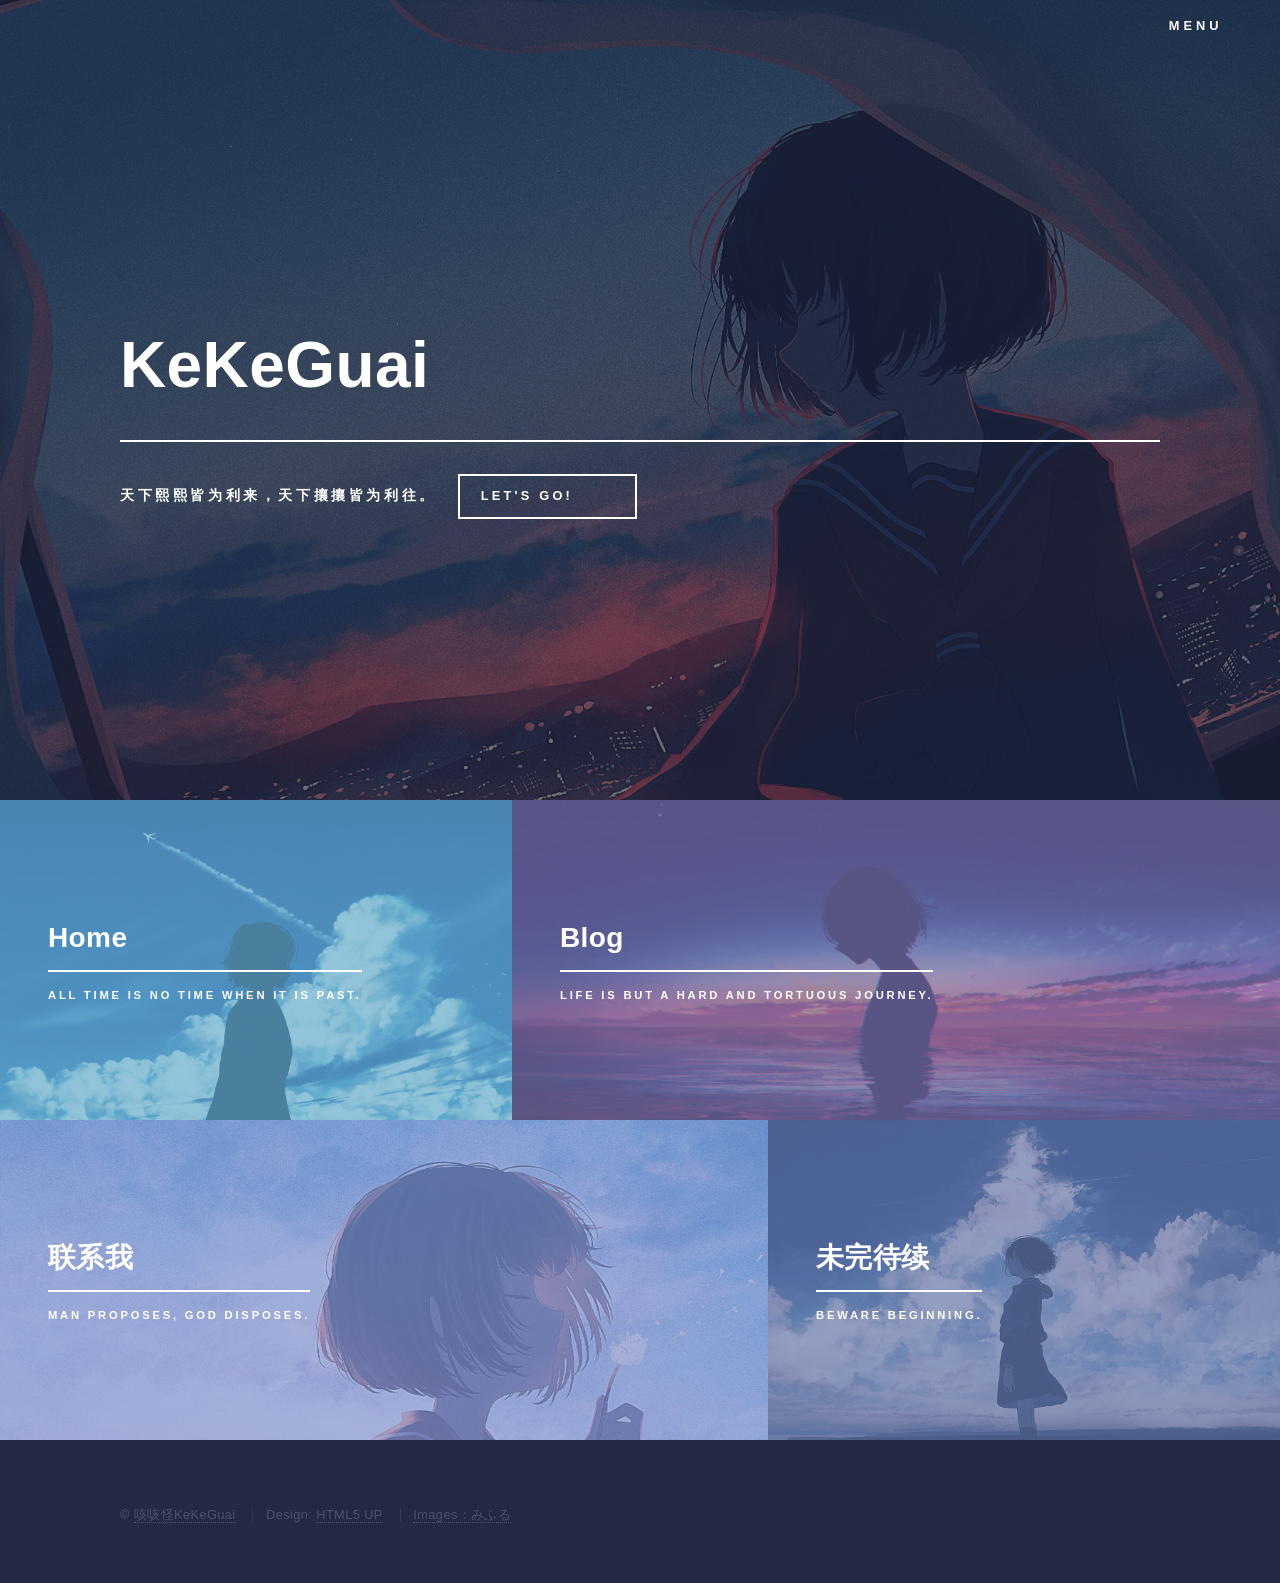
<file: index.html>
<!DOCTYPE HTML>
<!--
	Forty by HTML5 UP
	html5up.net | @ajlkn
	Free for personal and commercial use under the CCA 3.0 license (html5up.net/license)
-->
<html lang="zh-CN">
	<head>
		<title>咳咳怪的主页 | KeKeGuai</title>
		<meta charset="utf-8" />
		<meta name="viewport" content="width=device-width, initial-scale=1, user-scalable=no" />
		<meta name="description" content="咳咳怪（KeKeGuai）的个人主页：Blog、Unlock-Music、LibreTv 等站点导航。天下熙熙皆为利来，天下攘攘皆为利往。" />
		<meta name="author" content="KeKeGuai" />
		<meta name="theme-color" content="#242943" />
		<link rel="canonical" href="https://333361.xyz/" />

		<!-- Open Graph -->
		<meta property="og:type" content="website" />
		<meta property="og:title" content="咳咳怪的主页 | KeKeGuai" />
		<meta property="og:description" content="咳咳怪（KeKeGuai）的个人主页：Blog、Unlock-Music、LibreTv 等站点导航。" />
		<meta property="og:url" content="https://333361.xyz/" />
		<meta property="og:image" content="https://333361.xyz/images/banner-bg.webp" />
		<meta property="og:locale" content="zh_CN" />
		<meta name="twitter:card" content="summary_large_image" />

		<link rel="stylesheet" href="assets/css/main.css" />
		<noscript><link rel="stylesheet" href="assets/css/noscript.css" /></noscript>
		<link rel="icon" type="image/png" href="images/favicon.png" />
		<link rel="preload" as="image" href="images/banner-bg.webp" fetchpriority="high" />
	</head>
	<body class="is-preload">

		<!-- Wrapper -->
			<div id="wrapper">

				<!-- Header -->
					<header id="header" class="alt">
						<nav aria-label="站点导航">
							<a href="#menu" aria-label="打开菜单">Menu</a>
						</nav>
					</header>

				<!-- Menu -->
					<nav id="menu" aria-label="菜单">
						<ul class="links">
							<li><a href="index.html">首页</a></li>
							<li><a href="https://yorg.top/">Blog</a></li>
							<li><a href="https://unlock.007.al/">Unlock-Music</a></li>
							<li><a href="https://tv.yorg.top/">Libre Tv</a></li>
						</ul>
					</nav>

				<!-- Banner -->
					<section id="banner" class="major">
						<div class="inner">
							<header class="major">
								<h1>KeKeGuai</h1>
							</header>
							<div class="content">
								<p>天下熙熙皆为利来，天下攘攘皆为利往。</p>
								<ul class="actions">
									<li><a href="#one" class="button next scrolly">LET'S GO!</a></li>
								</ul>
							</div>
						</div>
					</section>

				<!-- Main -->
					<div id="main">

						<!-- One -->
							<section id="one" class="tiles">
								<article>
									<span class="image">
										<img src="images/tile-home.jpg" alt="Home 站点封面图" decoding="async" />
									</span>
									<header class="major">
										<h3><a href="https://333361.xyz/" class="link">Home</a></h3>
										<p>All time is no time when it is past.</p>
									</header>
								</article>
								<article>
									<span class="image">
										<img src="images/tile-blog.webp" alt="Blog 站点封面图" decoding="async" />
									</span>
									<header class="major">
										<h3><a href="https://yorg.top/" class="link">Blog</a></h3>
										<p>Life is but a hard and tortuous journey.</p>
									</header>
								</article>
								<article>
									<span class="image">
										<img src="images/tile-contact.webp" alt="联系我封面图" decoding="async" />
									</span>
									<header class="major">
										<h3><a href="mailto:admin@007.al" class="link">联系我</a></h3>
										<p>Man proposes, God disposes.</p>
									</header>
								</article>
								<article>
									<span class="image">
										<img src="images/tile-tbd.webp" alt="未完待续封面图" decoding="async" />
									</span>
									<header class="major">
										<h3>未完待续</h3>
										<p>Beware beginning.</p>
									</header>
								</article>
							</section>

					</div>

				<!-- Footer -->
					<footer id="footer">
						<div class="inner">
							<ul class="copyright">
								<li>&copy; <a href="https://yorg.top/">咳咳怪KeKeGuai</a></li>
								<li>Design: <a href="https://html5up.net">HTML5 UP</a></li>
								<li><a href="https://www.pixiv.net/users/488766/">Images：みふる</a></li>
							</ul>
						</div>
					</footer>

			</div>

		<!-- Scripts -->
			<script src="assets/js/jquery.min.js" defer></script>
			<script src="assets/js/jquery.scrolly.min.js" defer></script>
			<script src="assets/js/jquery.scrollex.min.js" defer></script>
			<script src="assets/js/browser.min.js" defer></script>
			<script src="assets/js/breakpoints.min.js" defer></script>
			<script src="assets/js/util.js" defer></script>
			<script src="assets/js/main.js" defer></script>

	</body>
</html>
</file>
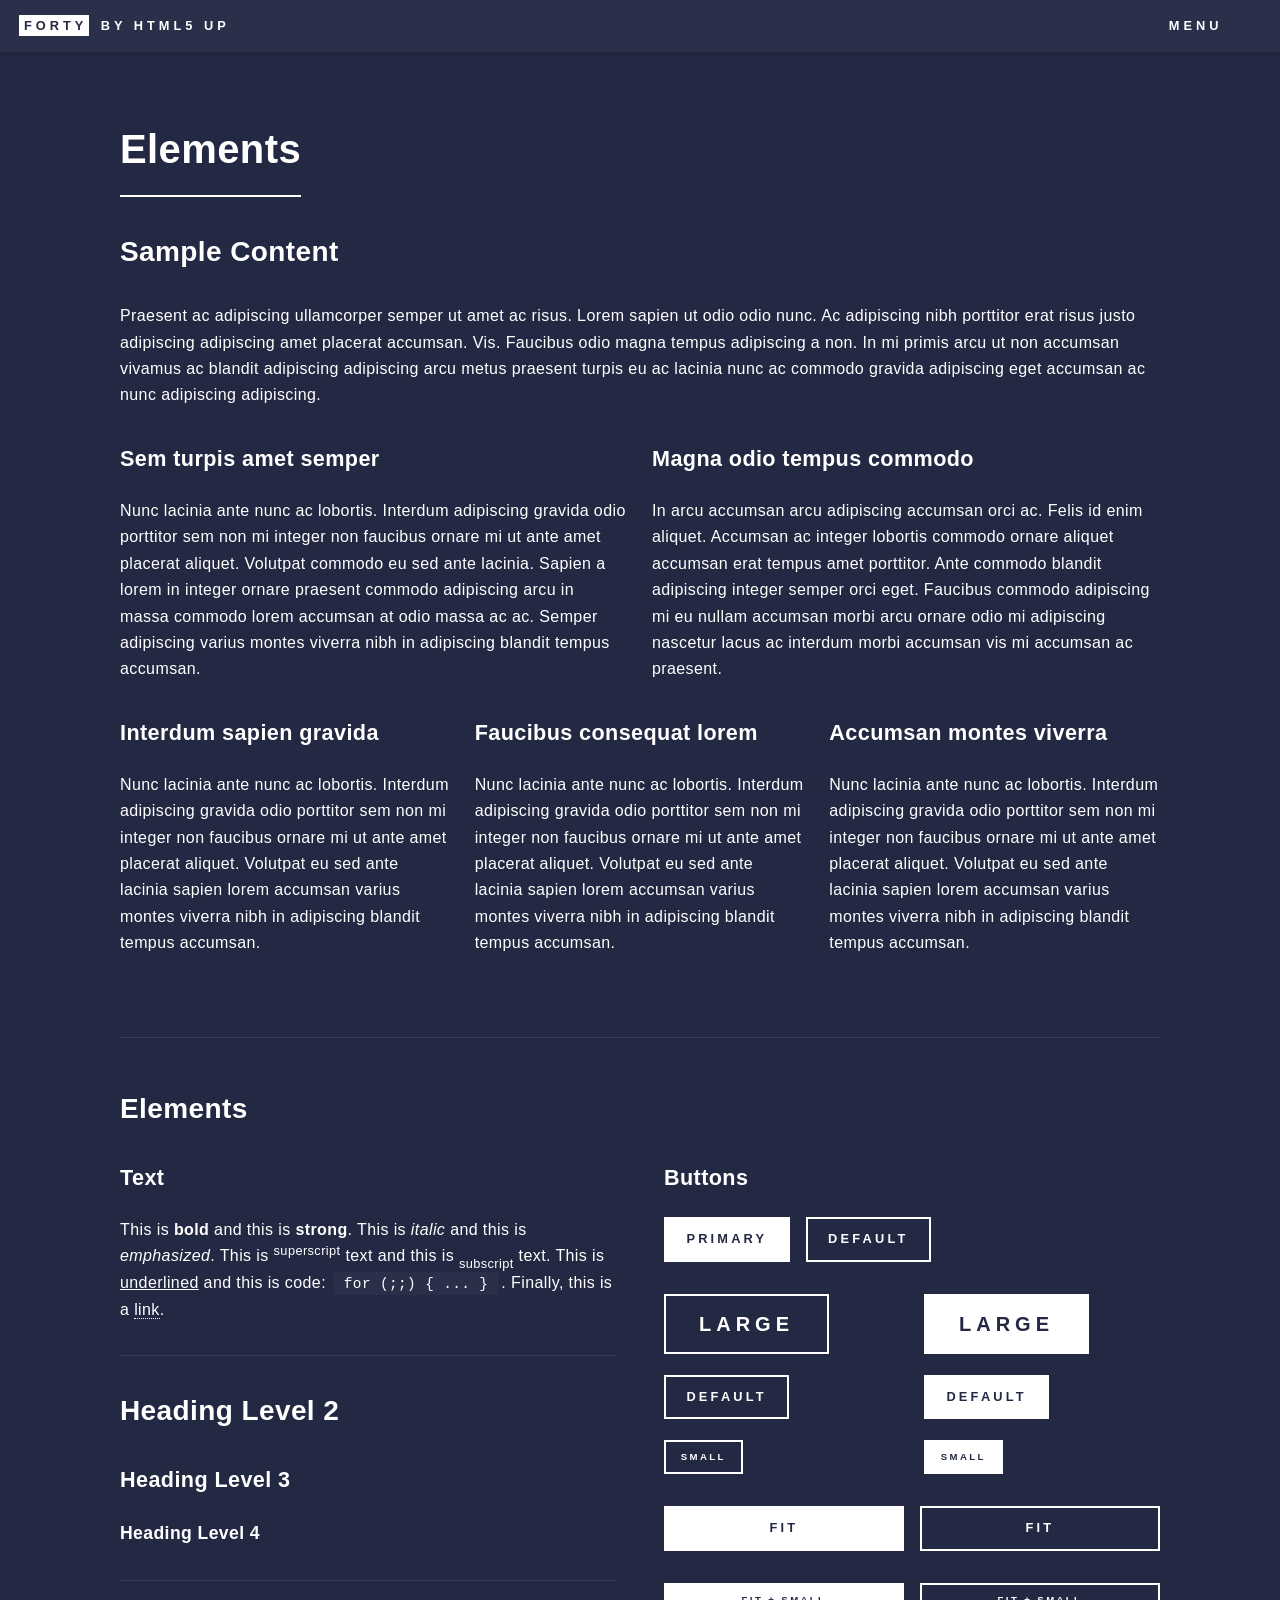
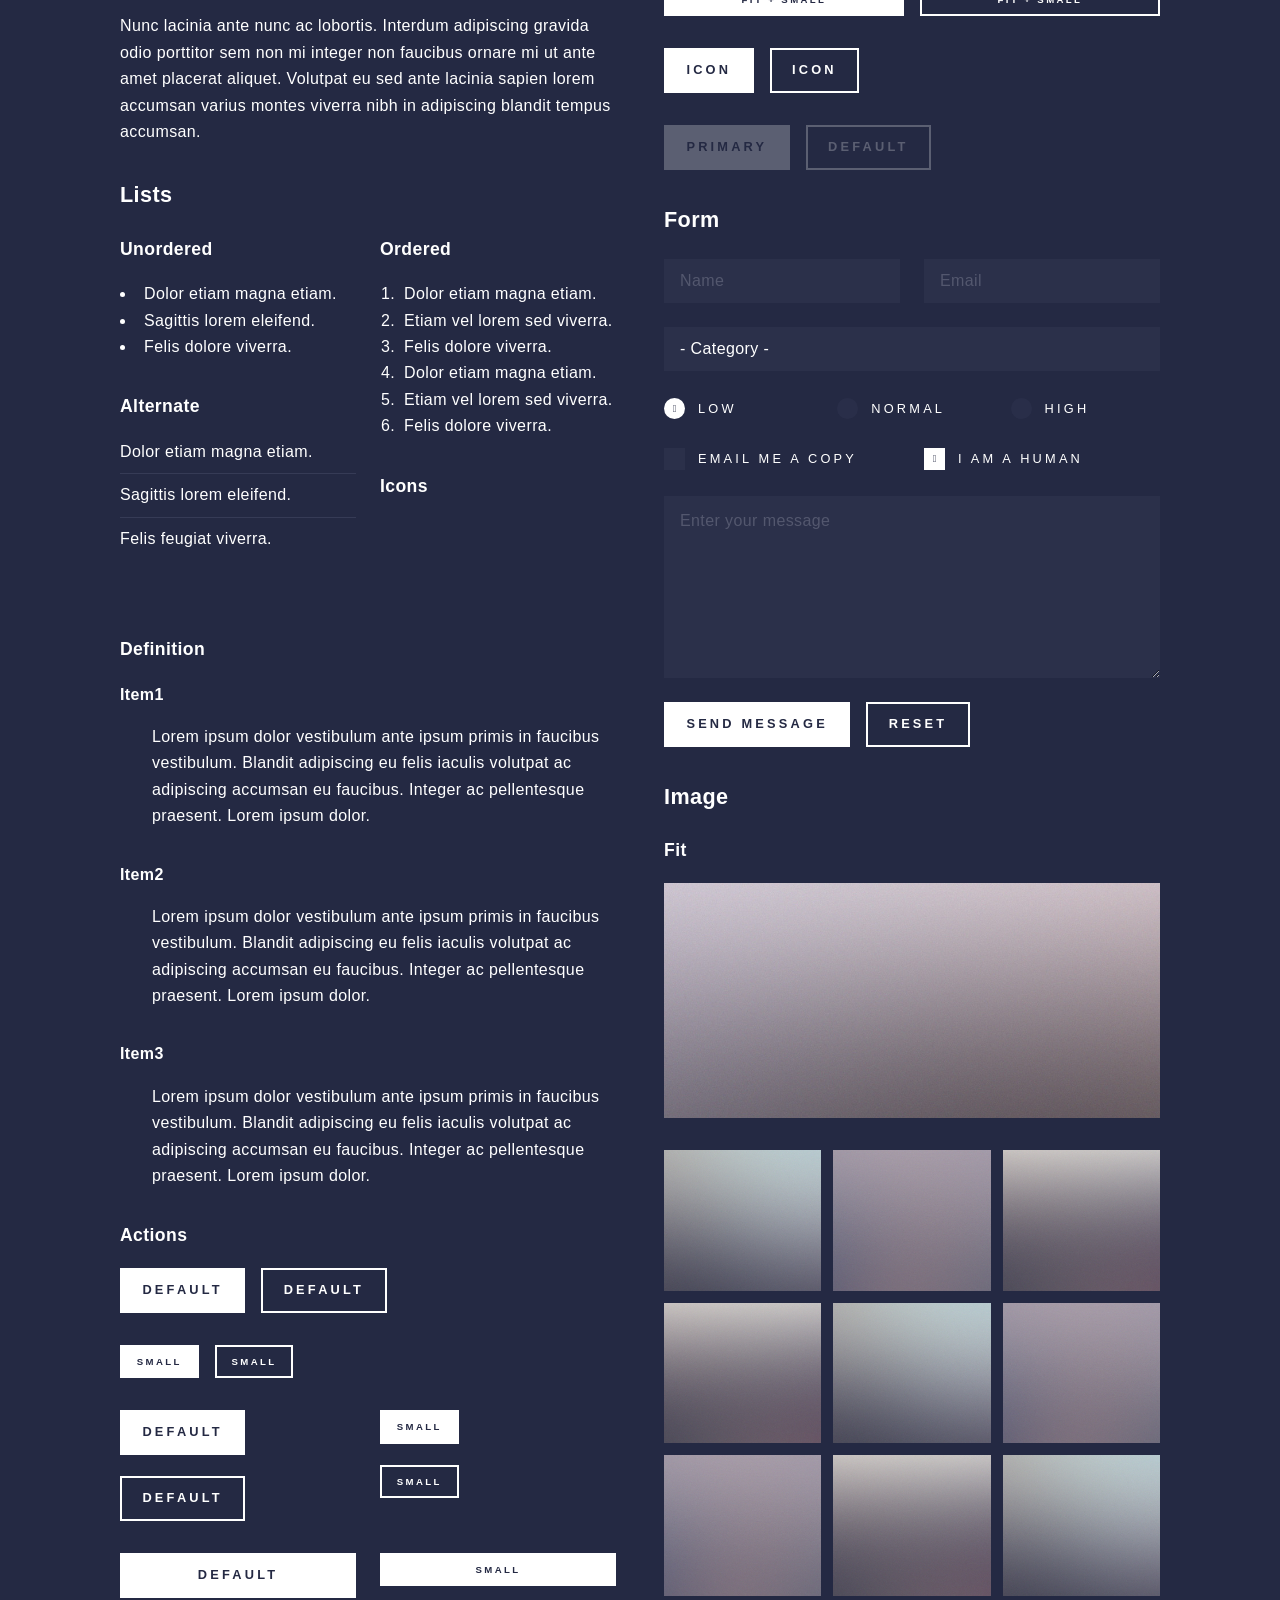
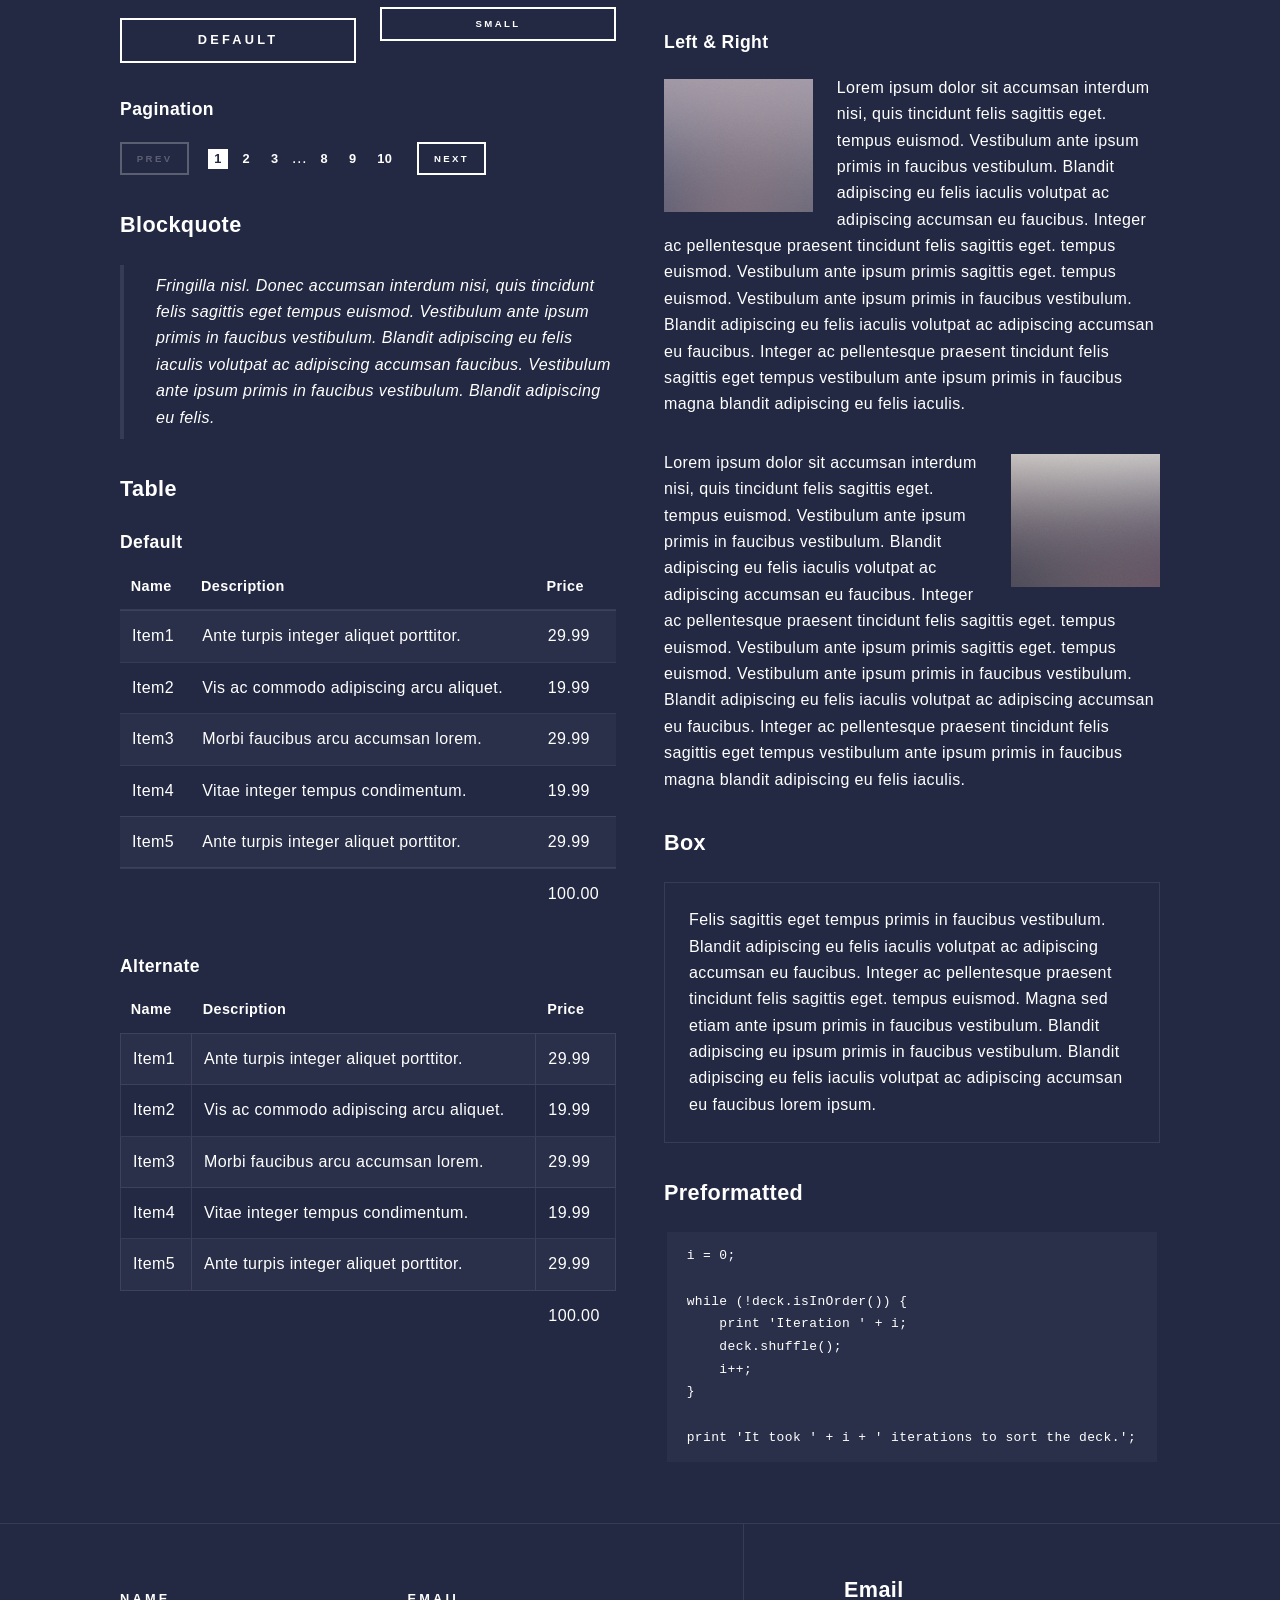
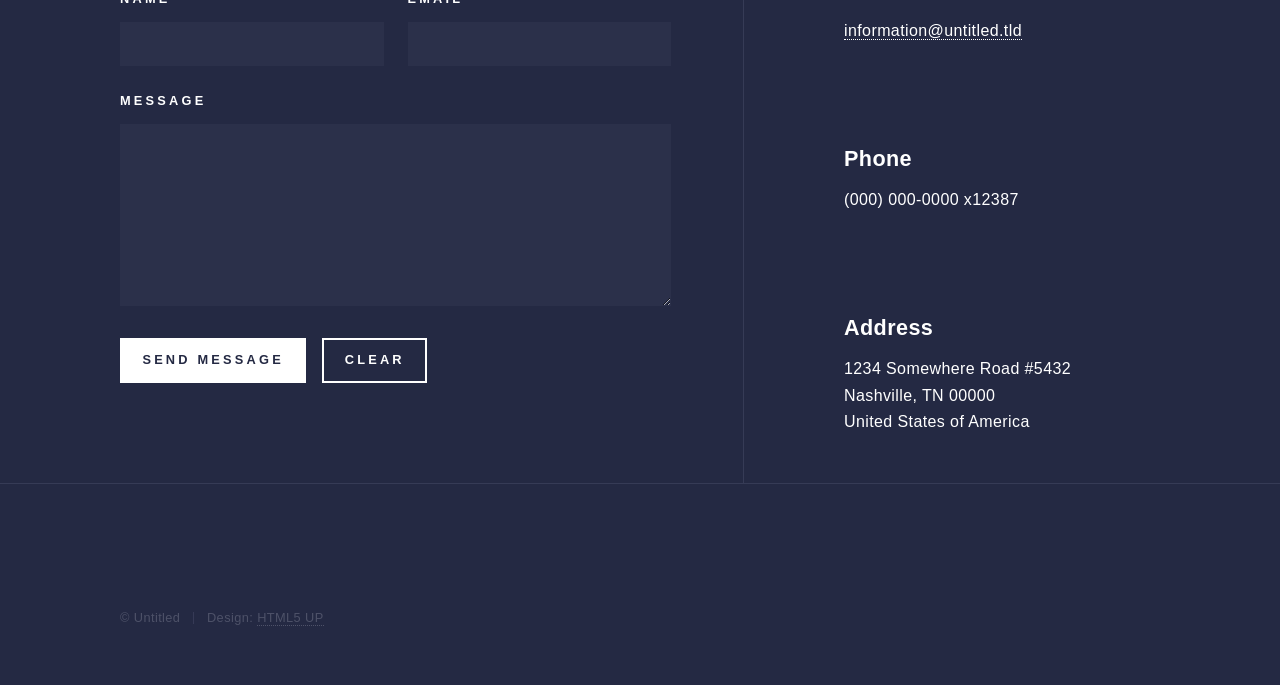
<file: elements.html>
<!DOCTYPE HTML>
<!--
	Forty by HTML5 UP
	html5up.net | @ajlkn
	Free for personal and commercial use under the CCA 3.0 license (html5up.net/license)
-->
<html lang="zh-CN">
	<head>
		<title>Elements - Forty by HTML5 UP</title>
		<meta charset="utf-8" />
		<meta name="viewport" content="width=device-width, initial-scale=1, user-scalable=no" />
		<link rel="stylesheet" href="assets/css/main.css" />
		<noscript><link rel="stylesheet" href="assets/css/noscript.css" /></noscript>
	</head>
	<body class="is-preload">

		<!-- Wrapper -->
			<div id="wrapper">

				<!-- Header -->
					<header id="header">
						<a href="index.html" class="logo"><strong>Forty</strong> <span>by HTML5 UP</span></a>
						<nav>
							<a href="#menu">Menu</a>
						</nav>
					</header>

				<!-- Menu -->
					<nav id="menu">
						<ul class="links">
							<li><a href="index.html">Home</a></li>
							<li><a href="landing.html">Landing</a></li>
							<li><a href="generic.html">Generic</a></li>
							<li><a href="elements.html">Elements</a></li>
						</ul>
						<ul class="actions stacked">
							<li><a href="#" class="button primary fit">Get Started</a></li>
							<li><a href="#" class="button fit">Log In</a></li>
						</ul>
					</nav>

				<!-- Main -->
					<div id="main" class="alt">

						<!-- One -->
							<section id="one">
								<div class="inner">
									<header class="major">
										<h1>Elements</h1>
									</header>

									<!-- Content -->
										<h2 id="content">Sample Content</h2>
										<p>Praesent ac adipiscing ullamcorper semper ut amet ac risus. Lorem sapien ut odio odio nunc. Ac adipiscing nibh porttitor erat risus justo adipiscing adipiscing amet placerat accumsan. Vis. Faucibus odio magna tempus adipiscing a non. In mi primis arcu ut non accumsan vivamus ac blandit adipiscing adipiscing arcu metus praesent turpis eu ac lacinia nunc ac commodo gravida adipiscing eget accumsan ac nunc adipiscing adipiscing.</p>
										<div class="row">
											<div class="col-6 col-12-small">
												<h3>Sem turpis amet semper</h3>
												<p>Nunc lacinia ante nunc ac lobortis. Interdum adipiscing gravida odio porttitor sem non mi integer non faucibus ornare mi ut ante amet placerat aliquet. Volutpat commodo eu sed ante lacinia. Sapien a lorem in integer ornare praesent commodo adipiscing arcu in massa commodo lorem accumsan at odio massa ac ac. Semper adipiscing varius montes viverra nibh in adipiscing blandit tempus accumsan.</p>
											</div>
											<div class="col-6 col-12-small">
												<h3>Magna odio tempus commodo</h3>
												<p>In arcu accumsan arcu adipiscing accumsan orci ac. Felis id enim aliquet. Accumsan ac integer lobortis commodo ornare aliquet accumsan erat tempus amet porttitor. Ante commodo blandit adipiscing integer semper orci eget. Faucibus commodo adipiscing mi eu nullam accumsan morbi arcu ornare odio mi adipiscing nascetur lacus ac interdum morbi accumsan vis mi accumsan ac praesent.</p>
											</div>
											<!-- Break -->
											<div class="col-4 col-12-medium">
												<h3>Interdum sapien gravida</h3>
												<p>Nunc lacinia ante nunc ac lobortis. Interdum adipiscing gravida odio porttitor sem non mi integer non faucibus ornare mi ut ante amet placerat aliquet. Volutpat eu sed ante lacinia sapien lorem accumsan varius montes viverra nibh in adipiscing blandit tempus accumsan.</p>
											</div>
											<div class="col-4 col-12-medium">
												<h3>Faucibus consequat lorem</h3>
												<p>Nunc lacinia ante nunc ac lobortis. Interdum adipiscing gravida odio porttitor sem non mi integer non faucibus ornare mi ut ante amet placerat aliquet. Volutpat eu sed ante lacinia sapien lorem accumsan varius montes viverra nibh in adipiscing blandit tempus accumsan.</p>
											</div>
											<div class="col-4 col-12-medium">
												<h3>Accumsan montes viverra</h3>
												<p>Nunc lacinia ante nunc ac lobortis. Interdum adipiscing gravida odio porttitor sem non mi integer non faucibus ornare mi ut ante amet placerat aliquet. Volutpat eu sed ante lacinia sapien lorem accumsan varius montes viverra nibh in adipiscing blandit tempus accumsan.</p>
											</div>
										</div>

									<hr class="major" />

									<!-- Elements -->
										<h2 id="elements">Elements</h2>
										<div class="row gtr-200">
											<div class="col-6 col-12-medium">

												<!-- Text stuff -->
													<h3>Text</h3>
													<p>This is <b>bold</b> and this is <strong>strong</strong>. This is <i>italic</i> and this is <em>emphasized</em>.
													This is <sup>superscript</sup> text and this is <sub>subscript</sub> text.
													This is <u>underlined</u> and this is code: <code>for (;;) { ... }</code>.
													Finally, this is a <a href="#">link</a>.</p>
													<hr />
													<h2>Heading Level 2</h2>
													<h3>Heading Level 3</h3>
													<h4>Heading Level 4</h4>
													<hr />
													<p>Nunc lacinia ante nunc ac lobortis. Interdum adipiscing gravida odio porttitor sem non mi integer non faucibus ornare mi ut ante amet placerat aliquet. Volutpat eu sed ante lacinia sapien lorem accumsan varius montes viverra nibh in adipiscing blandit tempus accumsan.</p>

												<!-- Lists -->
													<h3>Lists</h3>
													<div class="row">
														<div class="col-6 col-12-small">

															<h4>Unordered</h4>
															<ul>
																<li>Dolor etiam magna etiam.</li>
																<li>Sagittis lorem eleifend.</li>
																<li>Felis dolore viverra.</li>
															</ul>

															<h4>Alternate</h4>
															<ul class="alt">
																<li>Dolor etiam magna etiam.</li>
																<li>Sagittis lorem eleifend.</li>
																<li>Felis feugiat viverra.</li>
															</ul>

														</div>
														<div class="col-6 col-12-small">

															<h4>Ordered</h4>
															<ol>
																<li>Dolor etiam magna etiam.</li>
																<li>Etiam vel lorem sed viverra.</li>
																<li>Felis dolore viverra.</li>
																<li>Dolor etiam magna etiam.</li>
																<li>Etiam vel lorem sed viverra.</li>
																<li>Felis dolore viverra.</li>
															</ol>

															<h4>Icons</h4>
															<ul class="icons">
																<li><a href="#" class="icon brands fa-twitter"><span class="label">Twitter</span></a></li>
																<li><a href="#" class="icon brands fa-facebook-f"><span class="label">Facebook</span></a></li>
																<li><a href="#" class="icon brands fa-instagram"><span class="label">Instagram</span></a></li>
																<li><a href="#" class="icon brands fa-github"><span class="label">Github</span></a></li>
																<li><a href="#" class="icon brands fa-dribbble"><span class="label">Dribbble</span></a></li>
																<li><a href="#" class="icon brands fa-tumblr"><span class="label">Tumblr</span></a></li>
															</ul>
															<ul class="icons">
																<li><a href="#" class="icon brands alt fa-twitter"><span class="label">Twitter</span></a></li>
																<li><a href="#" class="icon brands alt fa-facebook-f"><span class="label">Facebook</span></a></li>
																<li><a href="#" class="icon brands alt fa-instagram"><span class="label">Instagram</span></a></li>
															</ul>

														</div>
													</div>
													<h4>Definition</h4>
													<dl>
														<dt>Item1</dt>
														<dd>
															<p>Lorem ipsum dolor vestibulum ante ipsum primis in faucibus vestibulum. Blandit adipiscing eu felis iaculis volutpat ac adipiscing accumsan eu faucibus. Integer ac pellentesque praesent. Lorem ipsum dolor.</p>
														</dd>
														<dt>Item2</dt>
														<dd>
															<p>Lorem ipsum dolor vestibulum ante ipsum primis in faucibus vestibulum. Blandit adipiscing eu felis iaculis volutpat ac adipiscing accumsan eu faucibus. Integer ac pellentesque praesent. Lorem ipsum dolor.</p>
														</dd>
														<dt>Item3</dt>
														<dd>
															<p>Lorem ipsum dolor vestibulum ante ipsum primis in faucibus vestibulum. Blandit adipiscing eu felis iaculis volutpat ac adipiscing accumsan eu faucibus. Integer ac pellentesque praesent. Lorem ipsum dolor.</p>
														</dd>
													</dl>

													<h4>Actions</h4>
													<ul class="actions">
														<li><a href="#" class="button primary">Default</a></li>
														<li><a href="#" class="button">Default</a></li>
													</ul>
													<ul class="actions small">
														<li><a href="#" class="button primary small">Small</a></li>
														<li><a href="#" class="button small">Small</a></li>
													</ul>
													<div class="row">
														<div class="col-6 col-12-small">
															<ul class="actions stacked">
																<li><a href="#" class="button primary">Default</a></li>
																<li><a href="#" class="button">Default</a></li>
															</ul>
														</div>
														<div class="col-6 col-12-small">
															<ul class="actions stacked">
																<li><a href="#" class="button primary small">Small</a></li>
																<li><a href="#" class="button small">Small</a></li>
															</ul>
														</div>
														<div class="col-6 col-12-small">
															<ul class="actions stacked">
																<li><a href="#" class="button primary fit">Default</a></li>
																<li><a href="#" class="button fit">Default</a></li>
															</ul>
														</div>
														<div class="col-6 col-12-small">
															<ul class="actions stacked">
																<li><a href="#" class="button primary small fit">Small</a></li>
																<li><a href="#" class="button small fit">Small</a></li>
															</ul>
														</div>
													</div>

													<h4>Pagination</h4>
													<ul class="pagination">
														<li><span class="button small disabled">Prev</span></li>
														<li><a href="#" class="page active">1</a></li>
														<li><a href="#" class="page">2</a></li>
														<li><a href="#" class="page">3</a></li>
														<li><span>&hellip;</span></li>
														<li><a href="#" class="page">8</a></li>
														<li><a href="#" class="page">9</a></li>
														<li><a href="#" class="page">10</a></li>
														<li><a href="#" class="button small">Next</a></li>
													</ul>

												<!-- Blockquote -->
													<h3>Blockquote</h3>
													<blockquote>Fringilla nisl. Donec accumsan interdum nisi, quis tincidunt felis sagittis eget tempus euismod. Vestibulum ante ipsum primis in faucibus vestibulum. Blandit adipiscing eu felis iaculis volutpat ac adipiscing accumsan faucibus. Vestibulum ante ipsum primis in faucibus vestibulum. Blandit adipiscing eu felis.</blockquote>

												<!-- Table -->
													<h3>Table</h3>

													<h4>Default</h4>
													<div class="table-wrapper">
														<table>
															<thead>
																<tr>
																	<th>Name</th>
																	<th>Description</th>
																	<th>Price</th>
																</tr>
															</thead>
															<tbody>
																<tr>
																	<td>Item1</td>
																	<td>Ante turpis integer aliquet porttitor.</td>
																	<td>29.99</td>
																</tr>
																<tr>
																	<td>Item2</td>
																	<td>Vis ac commodo adipiscing arcu aliquet.</td>
																	<td>19.99</td>
																</tr>
																<tr>
																	<td>Item3</td>
																	<td> Morbi faucibus arcu accumsan lorem.</td>
																	<td>29.99</td>
																</tr>
																<tr>
																	<td>Item4</td>
																	<td>Vitae integer tempus condimentum.</td>
																	<td>19.99</td>
																</tr>
																<tr>
																	<td>Item5</td>
																	<td>Ante turpis integer aliquet porttitor.</td>
																	<td>29.99</td>
																</tr>
															</tbody>
															<tfoot>
																<tr>
																	<td colspan="2"></td>
																	<td>100.00</td>
																</tr>
															</tfoot>
														</table>
													</div>

													<h4>Alternate</h4>
													<div class="table-wrapper">
														<table class="alt">
															<thead>
																<tr>
																	<th>Name</th>
																	<th>Description</th>
																	<th>Price</th>
																</tr>
															</thead>
															<tbody>
																<tr>
																	<td>Item1</td>
																	<td>Ante turpis integer aliquet porttitor.</td>
																	<td>29.99</td>
																</tr>
																<tr>
																	<td>Item2</td>
																	<td>Vis ac commodo adipiscing arcu aliquet.</td>
																	<td>19.99</td>
																</tr>
																<tr>
																	<td>Item3</td>
																	<td> Morbi faucibus arcu accumsan lorem.</td>
																	<td>29.99</td>
																</tr>
																<tr>
																	<td>Item4</td>
																	<td>Vitae integer tempus condimentum.</td>
																	<td>19.99</td>
																</tr>
																<tr>
																	<td>Item5</td>
																	<td>Ante turpis integer aliquet porttitor.</td>
																	<td>29.99</td>
																</tr>
															</tbody>
															<tfoot>
																<tr>
																	<td colspan="2"></td>
																	<td>100.00</td>
																</tr>
															</tfoot>
														</table>
													</div>

											</div>
											<div class="col-6 col-12-medium">

												<!-- Buttons -->
													<h3>Buttons</h3>
													<ul class="actions">
														<li><a href="#" class="button primary">Primary</a></li>
														<li><a href="#" class="button">Default</a></li>
													</ul>
													<div class="row">
														<div class="col-6 col-12-xsmall">
															<ul class="actions stacked">
																<li><a href="#" class="button large">Large</a></li>
																<li><a href="#" class="button">Default</a></li>
																<li><a href="#" class="button small">Small</a></li>
															</ul>
														</div>
														<div class="col-6 col-12-xsmall">
															<ul class="actions stacked">
																<li><a href="#" class="button primary large">Large</a></li>
																<li><a href="#" class="button primary">Default</a></li>
																<li><a href="#" class="button primary small">Small</a></li>
															</ul>
														</div>
													</div>
													<ul class="actions fit">
														<li><a href="#" class="button primary fit">Fit</a></li>
														<li><a href="#" class="button fit">Fit</a></li>
													</ul>
													<ul class="actions fit small">
														<li><a href="#" class="button primary fit small">Fit + Small</a></li>
														<li><a href="#" class="button fit small">Fit + Small</a></li>
													</ul>
													<ul class="actions">
														<li><a href="#" class="button primary icon solid fa-search">Icon</a></li>
														<li><a href="#" class="button icon solid fa-download">Icon</a></li>
													</ul>
													<ul class="actions">
														<li><span class="button primary disabled">Primary</span></li>
														<li><span class="button disabled">Default</span></li>
													</ul>

												<!-- Form -->
													<h3>Form</h3>

													<form method="post" action="#">
														<div class="row gtr-uniform">
															<div class="col-6 col-12-xsmall">
																<input type="text" name="demo-name" id="demo-name" value="" placeholder="Name" />
															</div>
															<div class="col-6 col-12-xsmall">
																<input type="email" name="demo-email" id="demo-email" value="" placeholder="Email" />
															</div>
															<!-- Break -->
															<div class="col-12">
																<select name="demo-category" id="demo-category">
																	<option value="">- Category -</option>
																	<option value="1">Manufacturing</option>
																	<option value="1">Shipping</option>
																	<option value="1">Administration</option>
																	<option value="1">Human Resources</option>
																</select>
															</div>
															<!-- Break -->
															<div class="col-4 col-12-small">
																<input type="radio" id="demo-priority-low" name="demo-priority" checked>
																<label for="demo-priority-low">Low</label>
															</div>
															<div class="col-4 col-12-small">
																<input type="radio" id="demo-priority-normal" name="demo-priority">
																<label for="demo-priority-normal">Normal</label>
															</div>
															<div class="col-4 col-12-small">
																<input type="radio" id="demo-priority-high" name="demo-priority">
																<label for="demo-priority-high">High</label>
															</div>
															<!-- Break -->
															<div class="col-6 col-12-small">
																<input type="checkbox" id="demo-copy" name="demo-copy">
																<label for="demo-copy">Email me a copy</label>
															</div>
															<div class="col-6 col-12-small">
																<input type="checkbox" id="demo-human" name="demo-human" checked>
																<label for="demo-human">I am a human</label>
															</div>
															<!-- Break -->
															<div class="col-12">
																<textarea name="demo-message" id="demo-message" placeholder="Enter your message" rows="6"></textarea>
															</div>
															<!-- Break -->
															<div class="col-12">
																<ul class="actions">
																	<li><input type="submit" value="Send Message" class="primary" /></li>
																	<li><input type="reset" value="Reset" /></li>
																</ul>
															</div>
														</div>
													</form>

												<!-- Image -->
													<h3>Image</h3>

													<h4>Fit</h4>
													<span class="image fit"><img src="images/pic03.jpg" alt="" /></span>
													<div class="box alt">
														<div class="row gtr-50 gtr-uniform">
															<div class="col-4"><span class="image fit"><img src="images/pic08.jpg" alt="" /></span></div>
															<div class="col-4"><span class="image fit"><img src="images/pic09.jpg" alt="" /></span></div>
															<div class="col-4"><span class="image fit"><img src="images/pic10.jpg" alt="" /></span></div>
															<!-- Break -->
															<div class="col-4"><span class="image fit"><img src="images/pic10.jpg" alt="" /></span></div>
															<div class="col-4"><span class="image fit"><img src="images/pic08.jpg" alt="" /></span></div>
															<div class="col-4"><span class="image fit"><img src="images/pic09.jpg" alt="" /></span></div>
															<!-- Break -->
															<div class="col-4"><span class="image fit"><img src="images/pic09.jpg" alt="" /></span></div>
															<div class="col-4"><span class="image fit"><img src="images/pic10.jpg" alt="" /></span></div>
															<div class="col-4"><span class="image fit"><img src="images/pic08.jpg" alt="" /></span></div>
														</div>
													</div>

													<h4>Left &amp; Right</h4>
													<p><span class="image left"><img src="images/pic09.jpg" alt="" /></span>Lorem ipsum dolor sit accumsan interdum nisi, quis tincidunt felis sagittis eget. tempus euismod. Vestibulum ante ipsum primis in faucibus vestibulum. Blandit adipiscing eu felis iaculis volutpat ac adipiscing accumsan eu faucibus. Integer ac pellentesque praesent tincidunt felis sagittis eget. tempus euismod. Vestibulum ante ipsum primis sagittis eget. tempus euismod. Vestibulum ante ipsum primis in faucibus vestibulum. Blandit adipiscing eu felis iaculis volutpat ac adipiscing accumsan eu faucibus. Integer ac pellentesque praesent tincidunt felis sagittis eget tempus vestibulum ante ipsum primis in faucibus magna blandit adipiscing eu felis iaculis.</p>
													<p><span class="image right"><img src="images/pic10.jpg" alt="" /></span>Lorem ipsum dolor sit accumsan interdum nisi, quis tincidunt felis sagittis eget. tempus euismod. Vestibulum ante ipsum primis in faucibus vestibulum. Blandit adipiscing eu felis iaculis volutpat ac adipiscing accumsan eu faucibus. Integer ac pellentesque praesent tincidunt felis sagittis eget. tempus euismod. Vestibulum ante ipsum primis sagittis eget. tempus euismod. Vestibulum ante ipsum primis in faucibus vestibulum. Blandit adipiscing eu felis iaculis volutpat ac adipiscing accumsan eu faucibus. Integer ac pellentesque praesent tincidunt felis sagittis eget tempus vestibulum ante ipsum primis in faucibus magna blandit adipiscing eu felis iaculis.</p>

												<!-- Box -->
													<h3>Box</h3>
													<div class="box">
														<p>Felis sagittis eget tempus primis in faucibus vestibulum. Blandit adipiscing eu felis iaculis volutpat ac adipiscing accumsan eu faucibus. Integer ac pellentesque praesent tincidunt felis sagittis eget. tempus euismod. Magna sed etiam ante ipsum primis in faucibus vestibulum. Blandit adipiscing eu ipsum primis in faucibus vestibulum. Blandit adipiscing eu felis iaculis volutpat ac adipiscing accumsan eu faucibus lorem ipsum.</p>
													</div>

												<!-- Preformatted Code -->
													<h3>Preformatted</h3>
													<pre><code>i = 0;

while (!deck.isInOrder()) {
    print 'Iteration ' + i;
    deck.shuffle();
    i++;
}

print 'It took ' + i + ' iterations to sort the deck.';
</code></pre>

											</div>
										</div>

								</div>
							</section>

					</div>

				<!-- Contact -->
					<section id="contact">
						<div class="inner">
							<section>
								<form method="post" action="#">
									<div class="fields">
										<div class="field half">
											<label for="name">Name</label>
											<input type="text" name="name" id="name" />
										</div>
										<div class="field half">
											<label for="email">Email</label>
											<input type="text" name="email" id="email" />
										</div>
										<div class="field">
											<label for="message">Message</label>
											<textarea name="message" id="message" rows="6"></textarea>
										</div>
									</div>
									<ul class="actions">
										<li><input type="submit" value="Send Message" class="primary" /></li>
										<li><input type="reset" value="Clear" /></li>
									</ul>
								</form>
							</section>
							<section class="split">
								<section>
									<div class="contact-method">
										<span class="icon solid alt fa-envelope"></span>
										<h3>Email</h3>
										<a href="#">information@untitled.tld</a>
									</div>
								</section>
								<section>
									<div class="contact-method">
										<span class="icon solid alt fa-phone"></span>
										<h3>Phone</h3>
										<span>(000) 000-0000 x12387</span>
									</div>
								</section>
								<section>
									<div class="contact-method">
										<span class="icon solid alt fa-home"></span>
										<h3>Address</h3>
										<span>1234 Somewhere Road #5432<br />
										Nashville, TN 00000<br />
										United States of America</span>
									</div>
								</section>
							</section>
						</div>
					</section>

				<!-- Footer -->
					<footer id="footer">
						<div class="inner">
							<ul class="icons">
								<li><a href="#" class="icon brands alt fa-twitter"><span class="label">Twitter</span></a></li>
								<li><a href="#" class="icon brands alt fa-facebook-f"><span class="label">Facebook</span></a></li>
								<li><a href="#" class="icon brands alt fa-instagram"><span class="label">Instagram</span></a></li>
								<li><a href="#" class="icon brands alt fa-github"><span class="label">GitHub</span></a></li>
								<li><a href="#" class="icon brands alt fa-linkedin-in"><span class="label">LinkedIn</span></a></li>
							</ul>
							<ul class="copyright">
								<li>&copy; Untitled</li><li>Design: <a href="https://html5up.net">HTML5 UP</a></li>
							</ul>
						</div>
					</footer>

			</div>

		<!-- Scripts -->
			<script src="assets/js/jquery.min.js" defer></script>
			<script src="assets/js/jquery.scrolly.min.js" defer></script>
			<script src="assets/js/jquery.scrollex.min.js" defer></script>
			<script src="assets/js/browser.min.js" defer></script>
			<script src="assets/js/breakpoints.min.js" defer></script>
			<script src="assets/js/util.js" defer></script>
			<script src="assets/js/main.js" defer></script>

	</body>
</html>
</file>
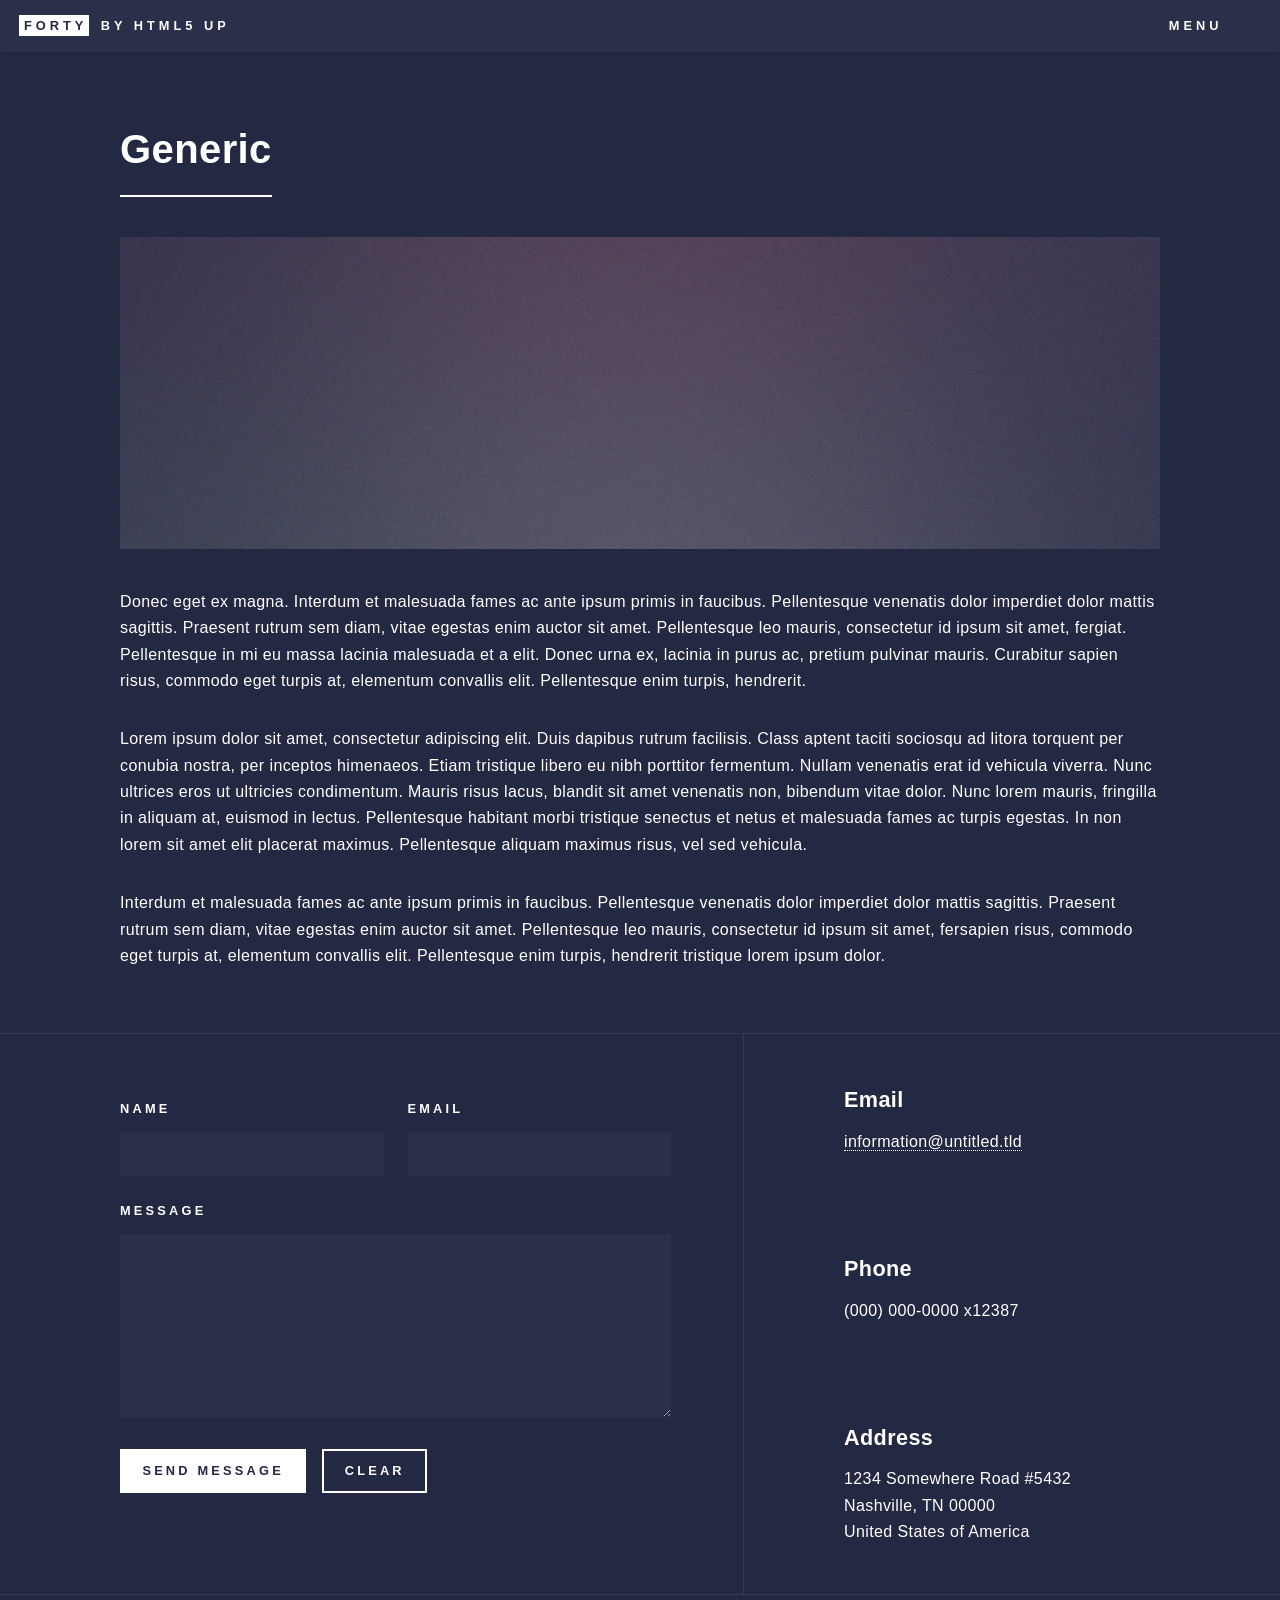
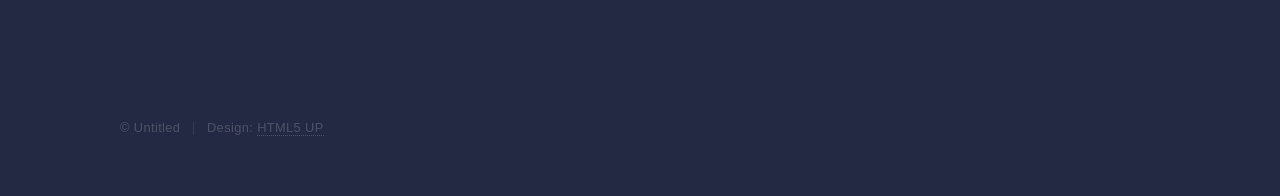
<file: generic.html>
<!DOCTYPE HTML>
<!--
	Forty by HTML5 UP
	html5up.net | @ajlkn
	Free for personal and commercial use under the CCA 3.0 license (html5up.net/license)
-->
<html lang="zh-CN">
	<head>
		<title>Generic - Forty by HTML5 UP</title>
		<meta charset="utf-8" />
		<meta name="viewport" content="width=device-width, initial-scale=1, user-scalable=no" />
		<link rel="stylesheet" href="assets/css/main.css" />
		<noscript><link rel="stylesheet" href="assets/css/noscript.css" /></noscript>
	</head>
	<body class="is-preload">

		<!-- Wrapper -->
			<div id="wrapper">

				<!-- Header -->
					<header id="header">
						<a href="index.html" class="logo"><strong>Forty</strong> <span>by HTML5 UP</span></a>
						<nav>
							<a href="#menu">Menu</a>
						</nav>
					</header>

				<!-- Menu -->
					<nav id="menu">
						<ul class="links">
							<li><a href="index.html">Home</a></li>
							<li><a href="landing.html">Landing</a></li>
							<li><a href="generic.html">Generic</a></li>
							<li><a href="elements.html">Elements</a></li>
						</ul>
						<ul class="actions stacked">
							<li><a href="#" class="button primary fit">Get Started</a></li>
							<li><a href="#" class="button fit">Log In</a></li>
						</ul>
					</nav>

				<!-- Main -->
					<div id="main" class="alt">

						<!-- One -->
							<section id="one">
								<div class="inner">
									<header class="major">
										<h1>Generic</h1>
									</header>
									<span class="image main"><img src="images/pic11.jpg" alt="" /></span>
									<p>Donec eget ex magna. Interdum et malesuada fames ac ante ipsum primis in faucibus. Pellentesque venenatis dolor imperdiet dolor mattis sagittis. Praesent rutrum sem diam, vitae egestas enim auctor sit amet. Pellentesque leo mauris, consectetur id ipsum sit amet, fergiat. Pellentesque in mi eu massa lacinia malesuada et a elit. Donec urna ex, lacinia in purus ac, pretium pulvinar mauris. Curabitur sapien risus, commodo eget turpis at, elementum convallis elit. Pellentesque enim turpis, hendrerit.</p>
									<p>Lorem ipsum dolor sit amet, consectetur adipiscing elit. Duis dapibus rutrum facilisis. Class aptent taciti sociosqu ad litora torquent per conubia nostra, per inceptos himenaeos. Etiam tristique libero eu nibh porttitor fermentum. Nullam venenatis erat id vehicula viverra. Nunc ultrices eros ut ultricies condimentum. Mauris risus lacus, blandit sit amet venenatis non, bibendum vitae dolor. Nunc lorem mauris, fringilla in aliquam at, euismod in lectus. Pellentesque habitant morbi tristique senectus et netus et malesuada fames ac turpis egestas. In non lorem sit amet elit placerat maximus. Pellentesque aliquam maximus risus, vel sed vehicula.</p>
									<p>Interdum et malesuada fames ac ante ipsum primis in faucibus. Pellentesque venenatis dolor imperdiet dolor mattis sagittis. Praesent rutrum sem diam, vitae egestas enim auctor sit amet. Pellentesque leo mauris, consectetur id ipsum sit amet, fersapien risus, commodo eget turpis at, elementum convallis elit. Pellentesque enim turpis, hendrerit tristique lorem ipsum dolor.</p>
								</div>
							</section>

					</div>

				<!-- Contact -->
					<section id="contact">
						<div class="inner">
							<section>
								<form method="post" action="#">
									<div class="fields">
										<div class="field half">
											<label for="name">Name</label>
											<input type="text" name="name" id="name" />
										</div>
										<div class="field half">
											<label for="email">Email</label>
											<input type="text" name="email" id="email" />
										</div>
										<div class="field">
											<label for="message">Message</label>
											<textarea name="message" id="message" rows="6"></textarea>
										</div>
									</div>
									<ul class="actions">
										<li><input type="submit" value="Send Message" class="primary" /></li>
										<li><input type="reset" value="Clear" /></li>
									</ul>
								</form>
							</section>
							<section class="split">
								<section>
									<div class="contact-method">
										<span class="icon solid alt fa-envelope"></span>
										<h3>Email</h3>
										<a href="#">information@untitled.tld</a>
									</div>
								</section>
								<section>
									<div class="contact-method">
										<span class="icon solid alt fa-phone"></span>
										<h3>Phone</h3>
										<span>(000) 000-0000 x12387</span>
									</div>
								</section>
								<section>
									<div class="contact-method">
										<span class="icon solid alt fa-home"></span>
										<h3>Address</h3>
										<span>1234 Somewhere Road #5432<br />
										Nashville, TN 00000<br />
										United States of America</span>
									</div>
								</section>
							</section>
						</div>
					</section>

				<!-- Footer -->
					<footer id="footer">
						<div class="inner">
							<ul class="icons">
								<li><a href="#" class="icon brands alt fa-twitter"><span class="label">Twitter</span></a></li>
								<li><a href="#" class="icon brands alt fa-facebook-f"><span class="label">Facebook</span></a></li>
								<li><a href="#" class="icon brands alt fa-instagram"><span class="label">Instagram</span></a></li>
								<li><a href="#" class="icon brands alt fa-github"><span class="label">GitHub</span></a></li>
								<li><a href="#" class="icon brands alt fa-linkedin-in"><span class="label">LinkedIn</span></a></li>
							</ul>
							<ul class="copyright">
								<li>&copy; Untitled</li><li>Design: <a href="https://html5up.net">HTML5 UP</a></li>
							</ul>
						</div>
					</footer>

			</div>

		<!-- Scripts -->
			<script src="assets/js/jquery.min.js" defer></script>
			<script src="assets/js/jquery.scrolly.min.js" defer></script>
			<script src="assets/js/jquery.scrollex.min.js" defer></script>
			<script src="assets/js/browser.min.js" defer></script>
			<script src="assets/js/breakpoints.min.js" defer></script>
			<script src="assets/js/util.js" defer></script>
			<script src="assets/js/main.js" defer></script>

	</body>
</html>
</file>
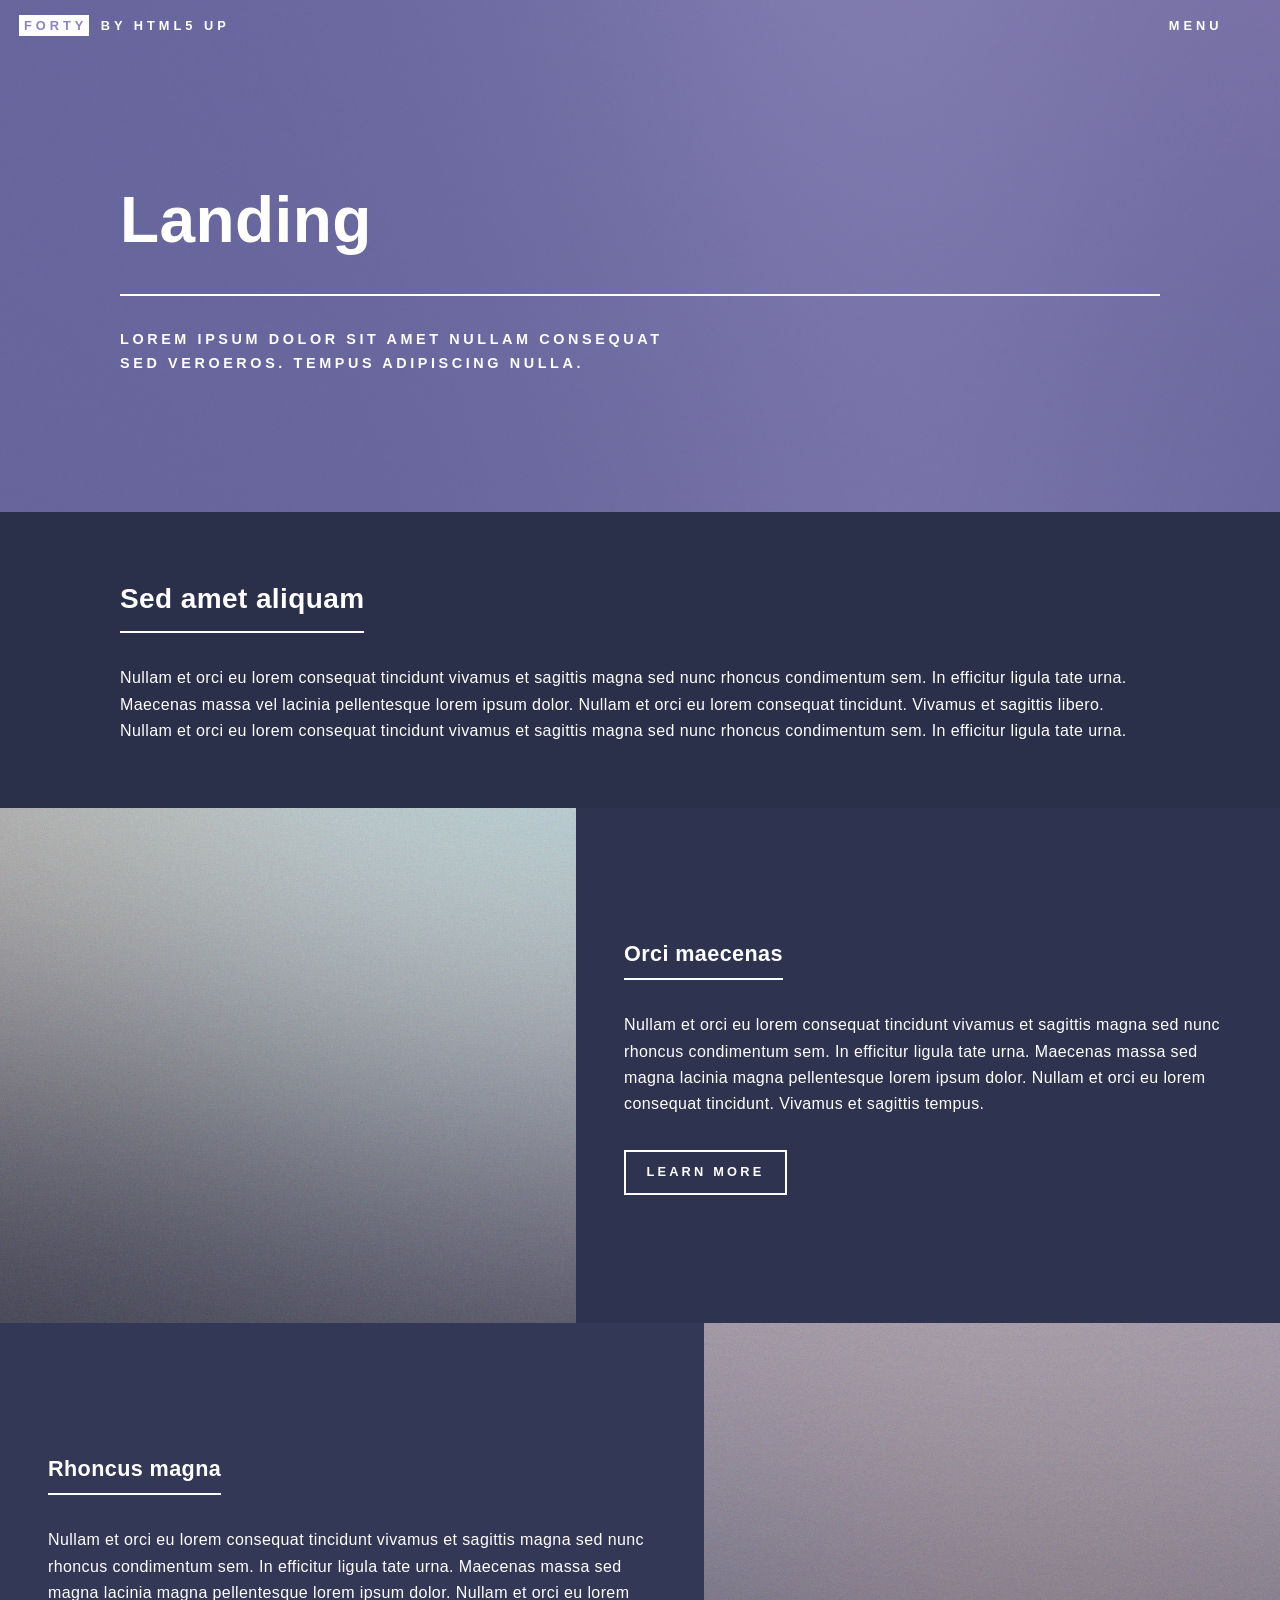
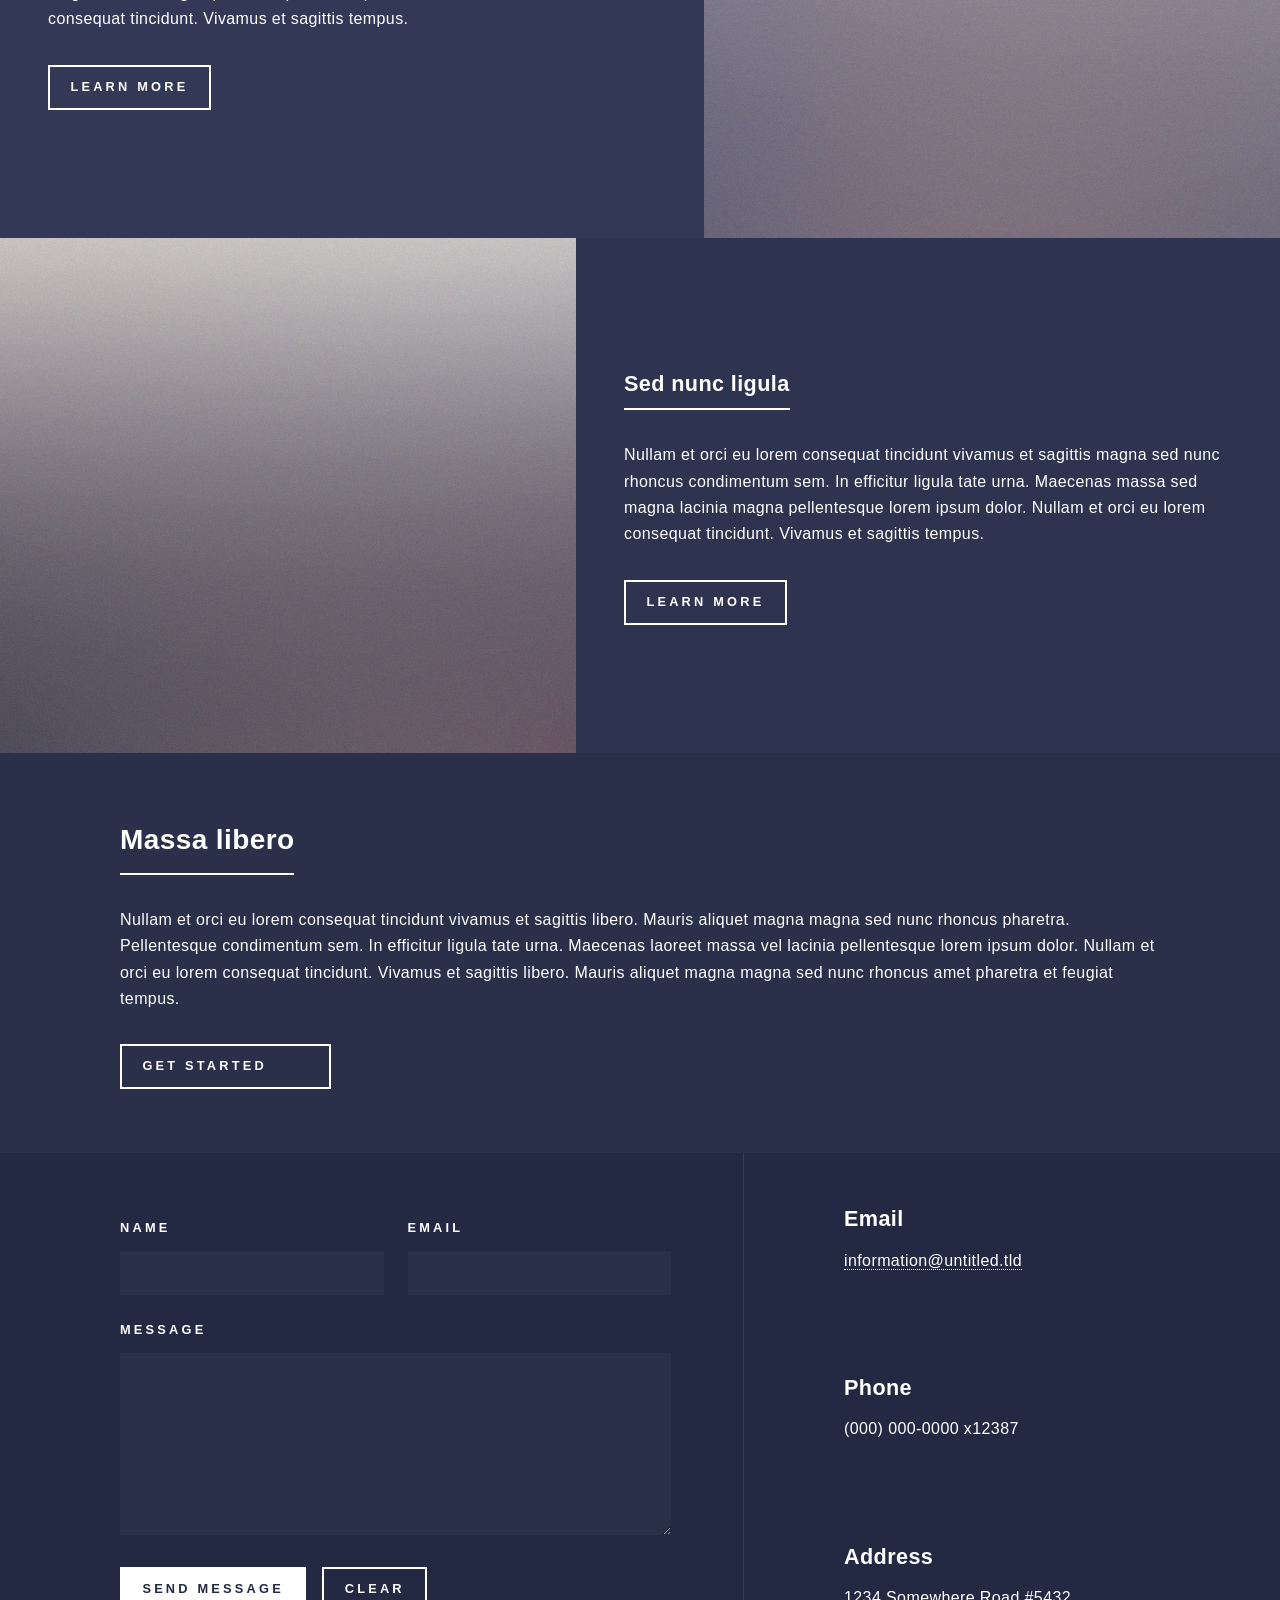
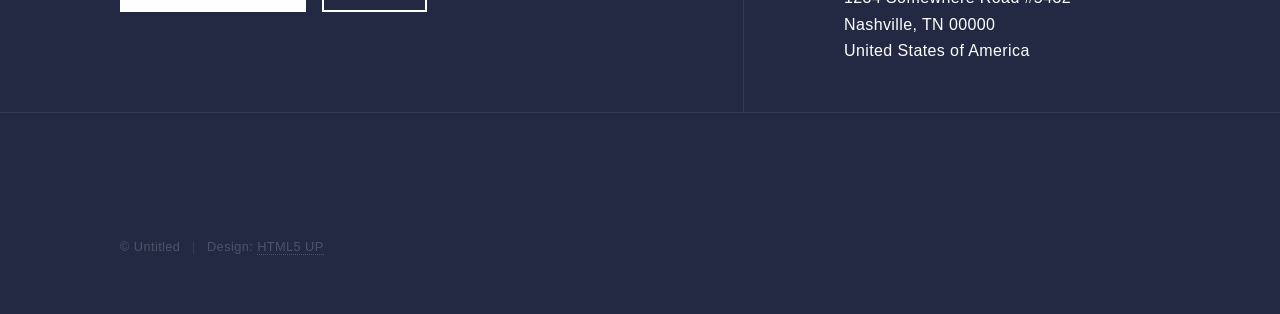
<file: landing.html>
<!DOCTYPE HTML>
<!--
	Forty by HTML5 UP
	html5up.net | @ajlkn
	Free for personal and commercial use under the CCA 3.0 license (html5up.net/license)
-->
<html lang="zh-CN">
	<head>
		<title>Landing - Forty by HTML5 UP</title>
		<meta charset="utf-8" />
		<meta name="viewport" content="width=device-width, initial-scale=1, user-scalable=no" />
		<link rel="stylesheet" href="assets/css/main.css" />
		<noscript><link rel="stylesheet" href="assets/css/noscript.css" /></noscript>
	</head>
	<body class="is-preload">

		<!-- Wrapper -->
			<div id="wrapper">

				<!-- Header -->
				<!-- Note: The "styleN" class below should match that of the banner element. -->
					<header id="header" class="alt style2">
						<a href="index.html" class="logo"><strong>Forty</strong> <span>by HTML5 UP</span></a>
						<nav>
							<a href="#menu">Menu</a>
						</nav>
					</header>

				<!-- Menu -->
					<nav id="menu">
						<ul class="links">
							<li><a href="index.html">Home</a></li>
							<li><a href="landing.html">Landing</a></li>
							<li><a href="generic.html">Generic</a></li>
							<li><a href="elements.html">Elements</a></li>
						</ul>
						<ul class="actions stacked">
							<li><a href="#" class="button primary fit">Get Started</a></li>
							<li><a href="#" class="button fit">Log In</a></li>
						</ul>
					</nav>

				<!-- Banner -->
				<!-- Note: The "styleN" class below should match that of the header element. -->
					<section id="banner" class="style2">
						<div class="inner">
							<span class="image">
								<img src="images/pic07.jpg" alt="" />
							</span>
							<header class="major">
								<h1>Landing</h1>
							</header>
							<div class="content">
								<p>Lorem ipsum dolor sit amet nullam consequat<br />
								sed veroeros. tempus adipiscing nulla.</p>
							</div>
						</div>
					</section>

				<!-- Main -->
					<div id="main">

						<!-- One -->
							<section id="one">
								<div class="inner">
									<header class="major">
										<h2>Sed amet aliquam</h2>
									</header>
									<p>Nullam et orci eu lorem consequat tincidunt vivamus et sagittis magna sed nunc rhoncus condimentum sem. In efficitur ligula tate urna. Maecenas massa vel lacinia pellentesque lorem ipsum dolor. Nullam et orci eu lorem consequat tincidunt. Vivamus et sagittis libero. Nullam et orci eu lorem consequat tincidunt vivamus et sagittis magna sed nunc rhoncus condimentum sem. In efficitur ligula tate urna.</p>
								</div>
							</section>

						<!-- Two -->
							<section id="two" class="spotlights">
								<section>
									<a href="generic.html" class="image">
										<img src="images/pic08.jpg" alt="" data-position="center center" />
									</a>
									<div class="content">
										<div class="inner">
											<header class="major">
												<h3>Orci maecenas</h3>
											</header>
											<p>Nullam et orci eu lorem consequat tincidunt vivamus et sagittis magna sed nunc rhoncus condimentum sem. In efficitur ligula tate urna. Maecenas massa sed magna lacinia magna pellentesque lorem ipsum dolor. Nullam et orci eu lorem consequat tincidunt. Vivamus et sagittis tempus.</p>
											<ul class="actions">
												<li><a href="generic.html" class="button">Learn more</a></li>
											</ul>
										</div>
									</div>
								</section>
								<section>
									<a href="generic.html" class="image">
										<img src="images/pic09.jpg" alt="" data-position="top center" />
									</a>
									<div class="content">
										<div class="inner">
											<header class="major">
												<h3>Rhoncus magna</h3>
											</header>
											<p>Nullam et orci eu lorem consequat tincidunt vivamus et sagittis magna sed nunc rhoncus condimentum sem. In efficitur ligula tate urna. Maecenas massa sed magna lacinia magna pellentesque lorem ipsum dolor. Nullam et orci eu lorem consequat tincidunt. Vivamus et sagittis tempus.</p>
											<ul class="actions">
												<li><a href="generic.html" class="button">Learn more</a></li>
											</ul>
										</div>
									</div>
								</section>
								<section>
									<a href="generic.html" class="image">
										<img src="images/pic10.jpg" alt="" data-position="25% 25%" />
									</a>
									<div class="content">
										<div class="inner">
											<header class="major">
												<h3>Sed nunc ligula</h3>
											</header>
											<p>Nullam et orci eu lorem consequat tincidunt vivamus et sagittis magna sed nunc rhoncus condimentum sem. In efficitur ligula tate urna. Maecenas massa sed magna lacinia magna pellentesque lorem ipsum dolor. Nullam et orci eu lorem consequat tincidunt. Vivamus et sagittis tempus.</p>
											<ul class="actions">
												<li><a href="generic.html" class="button">Learn more</a></li>
											</ul>
										</div>
									</div>
								</section>
							</section>

						<!-- Three -->
							<section id="three">
								<div class="inner">
									<header class="major">
										<h2>Massa libero</h2>
									</header>
									<p>Nullam et orci eu lorem consequat tincidunt vivamus et sagittis libero. Mauris aliquet magna magna sed nunc rhoncus pharetra. Pellentesque condimentum sem. In efficitur ligula tate urna. Maecenas laoreet massa vel lacinia pellentesque lorem ipsum dolor. Nullam et orci eu lorem consequat tincidunt. Vivamus et sagittis libero. Mauris aliquet magna magna sed nunc rhoncus amet pharetra et feugiat tempus.</p>
									<ul class="actions">
										<li><a href="generic.html" class="button next">Get Started</a></li>
									</ul>
								</div>
							</section>

					</div>

				<!-- Contact -->
					<section id="contact">
						<div class="inner">
							<section>
								<form method="post" action="#">
									<div class="fields">
										<div class="field half">
											<label for="name">Name</label>
											<input type="text" name="name" id="name" />
										</div>
										<div class="field half">
											<label for="email">Email</label>
											<input type="text" name="email" id="email" />
										</div>
										<div class="field">
											<label for="message">Message</label>
											<textarea name="message" id="message" rows="6"></textarea>
										</div>
									</div>
									<ul class="actions">
										<li><input type="submit" value="Send Message" class="primary" /></li>
										<li><input type="reset" value="Clear" /></li>
									</ul>
								</form>
							</section>
							<section class="split">
								<section>
									<div class="contact-method">
										<span class="icon solid alt fa-envelope"></span>
										<h3>Email</h3>
										<a href="#">information@untitled.tld</a>
									</div>
								</section>
								<section>
									<div class="contact-method">
										<span class="icon solid alt fa-phone"></span>
										<h3>Phone</h3>
										<span>(000) 000-0000 x12387</span>
									</div>
								</section>
								<section>
									<div class="contact-method">
										<span class="icon solid alt fa-home"></span>
										<h3>Address</h3>
										<span>1234 Somewhere Road #5432<br />
										Nashville, TN 00000<br />
										United States of America</span>
									</div>
								</section>
							</section>
						</div>
					</section>

				<!-- Footer -->
					<footer id="footer">
						<div class="inner">
							<ul class="icons">
								<li><a href="#" class="icon brands alt fa-twitter"><span class="label">Twitter</span></a></li>
								<li><a href="#" class="icon brands alt fa-facebook-f"><span class="label">Facebook</span></a></li>
								<li><a href="#" class="icon brands alt fa-instagram"><span class="label">Instagram</span></a></li>
								<li><a href="#" class="icon brands alt fa-github"><span class="label">GitHub</span></a></li>
								<li><a href="#" class="icon brands alt fa-linkedin-in"><span class="label">LinkedIn</span></a></li>
							</ul>
							<ul class="copyright">
								<li>&copy; Untitled</li><li>Design: <a href="https://html5up.net">HTML5 UP</a></li>
							</ul>
						</div>
					</footer>

			</div>

		<!-- Scripts -->
			<script src="assets/js/jquery.min.js" defer></script>
			<script src="assets/js/jquery.scrolly.min.js" defer></script>
			<script src="assets/js/jquery.scrollex.min.js" defer></script>
			<script src="assets/js/browser.min.js" defer></script>
			<script src="assets/js/breakpoints.min.js" defer></script>
			<script src="assets/js/util.js" defer></script>
			<script src="assets/js/main.js" defer></script>

	</body>
</html>
</file>
<file: assets/css/main.css>
html,body,div,span,applet,object,iframe,h1,h2,h3,h4,h5,h6,p,blockquote,pre,a,abbr,acronym,address,big,cite,code,del,dfn,em,img,ins,kbd,q,s,samp,small,strike,strong,sub,sup,tt,var,b,u,i,center,dl,dt,dd,ol,ul,li,fieldset,form,label,legend,table,caption,tbody,tfoot,thead,tr,th,td,article,aside,canvas,details,embed,figure,figcaption,footer,header,hgroup,menu,nav,output,ruby,section,summary,time,mark,audio,video{margin:0;padding:0;border:0;font-size:100%;font:inherit;vertical-align:baseline}article,aside,details,figcaption,figure,footer,header,hgroup,menu,nav,section{display:block}body{line-height:1}ol,ul{list-style:none}blockquote,q{quotes:none}blockquote:before,blockquote:after,q:before,q:after{content:'';content:none}table{border-collapse:collapse;border-spacing:0}body{-webkit-text-size-adjust:none}mark{background-color:transparent;color:inherit}input::-moz-focus-inner{border:0;padding:0}input,select,textarea{-moz-appearance:none;-webkit-appearance:none;-ms-appearance:none;appearance:none}@-ms-viewport{width:device-width}body{-ms-overflow-style:scrollbar}@media screen and (max-width:480px){html,body{min-width:320px}}html{box-sizing:border-box}*,*:before,*:after{box-sizing:inherit}body{background:#242943}body.is-preload *,body.is-preload *:before,body.is-preload *:after{-moz-animation:none!important;-webkit-animation:none!important;-ms-animation:none!important;animation:none!important;-moz-transition:none!important;-webkit-transition:none!important;-ms-transition:none!important;transition:none!important}body,input,select,textarea{color:#fff;font-family:"Source Sans Pro",Helvetica,sans-serif;font-size:17pt;font-weight:300;letter-spacing:.025em;line-height:1.65}@media screen and (max-width:1680px){body,input,select,textarea{font-size:14pt}}@media screen and (max-width:1280px){body,input,select,textarea{font-size:12pt}}@media screen and (max-width:360px){body,input,select,textarea{font-size:11pt}}a{-moz-transition:color .2s ease-in-out,border-bottom-color .2s ease-in-out;-webkit-transition:color .2s ease-in-out,border-bottom-color .2s ease-in-out;-ms-transition:color .2s ease-in-out,border-bottom-color .2s ease-in-out;transition:color .2s ease-in-out,border-bottom-color .2s ease-in-out;border-bottom:dotted 1px;color:inherit;text-decoration:none}a:hover{border-bottom-color:transparent;color:#9bf1ff!important}a:active{color:#53e3fb!important}strong,b{color:#fff;font-weight:600}em,i{font-style:italic}p{margin:0 0 2em 0}h1,h2,h3,h4,h5,h6{color:#fff;font-weight:600;line-height:1.65;margin:0 0 1em 0}h1 a,h2 a,h3 a,h4 a,h5 a,h6 a{color:inherit;border-bottom:0}h1{font-size:2.5em}h2{font-size:1.75em}h3{font-size:1.35em}h4{font-size:1.1em}h5{font-size:.9em}h6{font-size:.7em}@media screen and (max-width:736px){h1{font-size:2em}h2{font-size:1.5em}h3{font-size:1.25em}}sub{font-size:.8em;position:relative;top:.5em}sup{font-size:.8em;position:relative;top:-0.5em}blockquote{border-left:solid 4px rgba(212,212,255,0.1);font-style:italic;margin:0 0 2em 0;padding:.5em 0 .5em 2em}code{background:rgba(212,212,255,0.035);font-family:"Courier New",monospace;font-size:.9em;margin:0 .25em;padding:.25em .65em}pre{-webkit-overflow-scrolling:touch;font-family:"Courier New",monospace;font-size:.9em;margin:0 0 2em 0}pre code{display:block;line-height:1.75;padding:1em 1.5em;overflow-x:auto}hr{border:0;border-bottom:solid 1px rgba(212,212,255,0.1);margin:2em 0}hr.major{margin:3em 0}.align-left{text-align:left}.align-center{text-align:center}.align-right{text-align:right}.row{display:flex;flex-wrap:wrap;box-sizing:border-box;align-items:stretch}.row>*{box-sizing:border-box}.row.gtr-uniform>*>:last-child{margin-bottom:0}.row.aln-left{justify-content:flex-start}.row.aln-center{justify-content:center}.row.aln-right{justify-content:flex-end}.row.aln-top{align-items:flex-start}.row.aln-middle{align-items:center}.row.aln-bottom{align-items:flex-end}.row>.imp{order:-1}.row>.col-1{width:8.33333%}.row>.off-1{margin-left:8.33333%}.row>.col-2{width:16.66667%}.row>.off-2{margin-left:16.66667%}.row>.col-3{width:25%}.row>.off-3{margin-left:25%}.row>.col-4{width:33.33333%}.row>.off-4{margin-left:33.33333%}.row>.col-5{width:41.66667%}.row>.off-5{margin-left:41.66667%}.row>.col-6{width:50%}.row>.off-6{margin-left:50%}.row>.col-7{width:58.33333%}.row>.off-7{margin-left:58.33333%}.row>.col-8{width:66.66667%}.row>.off-8{margin-left:66.66667%}.row>.col-9{width:75%}.row>.off-9{margin-left:75%}.row>.col-10{width:83.33333%}.row>.off-10{margin-left:83.33333%}.row>.col-11{width:91.66667%}.row>.off-11{margin-left:91.66667%}.row>.col-12{width:100%}.row>.off-12{margin-left:100%}.row.gtr-0{margin-top:0;margin-left:0}.row.gtr-0>*{padding:0}.row.gtr-0.gtr-uniform{margin-top:0}.row.gtr-0.gtr-uniform>*{padding-top:0}.row.gtr-25{margin-top:0;margin-left:-0.5em}.row.gtr-25>*{padding:0 0 0 .5em}.row.gtr-25.gtr-uniform{margin-top:-0.5em}
.row.gtr-25.gtr-uniform>*{padding-top:.5em}.row.gtr-50{margin-top:0;margin-left:-1em}.row.gtr-50>*{padding:0 0 0 1em}.row.gtr-50.gtr-uniform{margin-top:-1em}.row.gtr-50.gtr-uniform>*{padding-top:1em}.row{margin-top:0;margin-left:-2em}.row>*{padding:0 0 0 2em}.row.gtr-uniform{margin-top:-2em}.row.gtr-uniform>*{padding-top:2em}.row.gtr-150{margin-top:0;margin-left:-3em}.row.gtr-150>*{padding:0 0 0 3em}.row.gtr-150.gtr-uniform{margin-top:-3em}.row.gtr-150.gtr-uniform>*{padding-top:3em}.row.gtr-200{margin-top:0;margin-left:-4em}.row.gtr-200>*{padding:0 0 0 4em}.row.gtr-200.gtr-uniform{margin-top:-4em}.row.gtr-200.gtr-uniform>*{padding-top:4em}@media screen and (max-width:1680px){.row{display:flex;flex-wrap:wrap;box-sizing:border-box;align-items:stretch}.row>*{box-sizing:border-box}.row.gtr-uniform>*>:last-child{margin-bottom:0}.row.aln-left{justify-content:flex-start}.row.aln-center{justify-content:center}.row.aln-right{justify-content:flex-end}.row.aln-top{align-items:flex-start}.row.aln-middle{align-items:center}.row.aln-bottom{align-items:flex-end}.row>.imp-xlarge{order:-1}.row>.col-1-xlarge{width:8.33333%}.row>.off-1-xlarge{margin-left:8.33333%}.row>.col-2-xlarge{width:16.66667%}.row>.off-2-xlarge{margin-left:16.66667%}.row>.col-3-xlarge{width:25%}.row>.off-3-xlarge{margin-left:25%}.row>.col-4-xlarge{width:33.33333%}.row>.off-4-xlarge{margin-left:33.33333%}.row>.col-5-xlarge{width:41.66667%}.row>.off-5-xlarge{margin-left:41.66667%}.row>.col-6-xlarge{width:50%}.row>.off-6-xlarge{margin-left:50%}.row>.col-7-xlarge{width:58.33333%}.row>.off-7-xlarge{margin-left:58.33333%}.row>.col-8-xlarge{width:66.66667%}.row>.off-8-xlarge{margin-left:66.66667%}.row>.col-9-xlarge{width:75%}.row>.off-9-xlarge{margin-left:75%}.row>.col-10-xlarge{width:83.33333%}.row>.off-10-xlarge{margin-left:83.33333%}.row>.col-11-xlarge{width:91.66667%}.row>.off-11-xlarge{margin-left:91.66667%}.row>.col-12-xlarge{width:100%}.row>.off-12-xlarge{margin-left:100%}.row.gtr-0{margin-top:0;margin-left:0}.row.gtr-0>*{padding:0}.row.gtr-0.gtr-uniform{margin-top:0}.row.gtr-0.gtr-uniform>*{padding-top:0}.row.gtr-25{margin-top:0;margin-left:-0.5em}.row.gtr-25>*{padding:0 0 0 .5em}.row.gtr-25.gtr-uniform{margin-top:-0.5em}.row.gtr-25.gtr-uniform>*{padding-top:.5em}.row.gtr-50{margin-top:0;margin-left:-1em}.row.gtr-50>*{padding:0 0 0 1em}.row.gtr-50.gtr-uniform{margin-top:-1em}.row.gtr-50.gtr-uniform>*{padding-top:1em}.row{margin-top:0;margin-left:-2em}.row>*{padding:0 0 0 2em}.row.gtr-uniform{margin-top:-2em}.row.gtr-uniform>*{padding-top:2em}.row.gtr-150{margin-top:0;margin-left:-3em}.row.gtr-150>*{padding:0 0 0 3em}.row.gtr-150.gtr-uniform{margin-top:-3em}.row.gtr-150.gtr-uniform>*{padding-top:3em}.row.gtr-200{margin-top:0;margin-left:-4em}.row.gtr-200>*{padding:0 0 0 4em}.row.gtr-200.gtr-uniform{margin-top:-4em}.row.gtr-200.gtr-uniform>*{padding-top:4em}}@media screen and (max-width:1280px){.row{display:flex;flex-wrap:wrap;box-sizing:border-box;align-items:stretch}.row>*{box-sizing:border-box}.row.gtr-uniform>*>:last-child{margin-bottom:0}.row.aln-left{justify-content:flex-start}.row.aln-center{justify-content:center}.row.aln-right{justify-content:flex-end}.row.aln-top{align-items:flex-start}.row.aln-middle{align-items:center}.row.aln-bottom{align-items:flex-end}.row>.imp-large{order:-1}.row>.col-1-large{width:8.33333%}.row>.off-1-large{margin-left:8.33333%}.row>.col-2-large{width:16.66667%}.row>.off-2-large{margin-left:16.66667%}.row>.col-3-large{width:25%}.row>.off-3-large{margin-left:25%}.row>.col-4-large{width:33.33333%}.row>.off-4-large{margin-left:33.33333%}.row>.col-5-large{width:41.66667%}.row>.off-5-large{margin-left:41.66667%}.row>.col-6-large{width:50%}.row>.off-6-large{margin-left:50%}.row>.col-7-large{width:58.33333%}.row>.off-7-large{margin-left:58.33333%}.row>.col-8-large{width:66.66667%}.row>.off-8-large{margin-left:66.66667%}.row>.col-9-large{width:75%}.row>.off-9-large{margin-left:75%}.row>.col-10-large{width:83.33333%}.row>.off-10-large{margin-left:83.33333%}.row>.col-11-large{width:91.66667%}.row>.off-11-large{margin-left:91.66667%}.row>.col-12-large{width:100%}.row>.off-12-large{margin-left:100%}.row.gtr-0{margin-top:0;margin-left:0}.row.gtr-0>*{padding:0}.row.gtr-0.gtr-uniform{margin-top:0}.row.gtr-0.gtr-uniform>*{padding-top:0}.row.gtr-25{margin-top:0;margin-left:-0.375em}.row.gtr-25>*{padding:0 0 0 .375em}.row.gtr-25.gtr-uniform{margin-top:-0.375em}.row.gtr-25.gtr-uniform>*{padding-top:.375em}.row.gtr-50{margin-top:0;margin-left:-0.75em}.row.gtr-50>*{padding:0 0 0 .75em}.row.gtr-50.gtr-uniform{margin-top:-0.75em}.row.gtr-50.gtr-uniform>*{padding-top:.75em}.row{margin-top:0;margin-left:-1.5em}.row>*{padding:0 0 0 1.5em}.row.gtr-uniform{margin-top:-1.5em}.row.gtr-uniform>*{padding-top:1.5em}.row.gtr-150{margin-top:0;margin-left:-2.25em}.row.gtr-150>*{padding:0 0 0 2.25em}.row.gtr-150.gtr-uniform{margin-top:-2.25em}.row.gtr-150.gtr-uniform>*{padding-top:2.25em}.row.gtr-200{margin-top:0;margin-left:-3em}.row.gtr-200>*{padding:0 0 0 3em}
.row.gtr-200.gtr-uniform{margin-top:-3em}.row.gtr-200.gtr-uniform>*{padding-top:3em}}@media screen and (max-width:980px){.row{display:flex;flex-wrap:wrap;box-sizing:border-box;align-items:stretch}.row>*{box-sizing:border-box}.row.gtr-uniform>*>:last-child{margin-bottom:0}.row.aln-left{justify-content:flex-start}.row.aln-center{justify-content:center}.row.aln-right{justify-content:flex-end}.row.aln-top{align-items:flex-start}.row.aln-middle{align-items:center}.row.aln-bottom{align-items:flex-end}.row>.imp-medium{order:-1}.row>.col-1-medium{width:8.33333%}.row>.off-1-medium{margin-left:8.33333%}.row>.col-2-medium{width:16.66667%}.row>.off-2-medium{margin-left:16.66667%}.row>.col-3-medium{width:25%}.row>.off-3-medium{margin-left:25%}.row>.col-4-medium{width:33.33333%}.row>.off-4-medium{margin-left:33.33333%}.row>.col-5-medium{width:41.66667%}.row>.off-5-medium{margin-left:41.66667%}.row>.col-6-medium{width:50%}.row>.off-6-medium{margin-left:50%}.row>.col-7-medium{width:58.33333%}.row>.off-7-medium{margin-left:58.33333%}.row>.col-8-medium{width:66.66667%}.row>.off-8-medium{margin-left:66.66667%}.row>.col-9-medium{width:75%}.row>.off-9-medium{margin-left:75%}.row>.col-10-medium{width:83.33333%}.row>.off-10-medium{margin-left:83.33333%}.row>.col-11-medium{width:91.66667%}.row>.off-11-medium{margin-left:91.66667%}.row>.col-12-medium{width:100%}.row>.off-12-medium{margin-left:100%}.row.gtr-0{margin-top:0;margin-left:0}.row.gtr-0>*{padding:0}.row.gtr-0.gtr-uniform{margin-top:0}.row.gtr-0.gtr-uniform>*{padding-top:0}.row.gtr-25{margin-top:0;margin-left:-0.375em}.row.gtr-25>*{padding:0 0 0 .375em}.row.gtr-25.gtr-uniform{margin-top:-0.375em}.row.gtr-25.gtr-uniform>*{padding-top:.375em}.row.gtr-50{margin-top:0;margin-left:-0.75em}.row.gtr-50>*{padding:0 0 0 .75em}.row.gtr-50.gtr-uniform{margin-top:-0.75em}.row.gtr-50.gtr-uniform>*{padding-top:.75em}.row{margin-top:0;margin-left:-1.5em}.row>*{padding:0 0 0 1.5em}.row.gtr-uniform{margin-top:-1.5em}.row.gtr-uniform>*{padding-top:1.5em}.row.gtr-150{margin-top:0;margin-left:-2.25em}.row.gtr-150>*{padding:0 0 0 2.25em}.row.gtr-150.gtr-uniform{margin-top:-2.25em}.row.gtr-150.gtr-uniform>*{padding-top:2.25em}.row.gtr-200{margin-top:0;margin-left:-3em}.row.gtr-200>*{padding:0 0 0 3em}.row.gtr-200.gtr-uniform{margin-top:-3em}.row.gtr-200.gtr-uniform>*{padding-top:3em}}@media screen and (max-width:736px){.row{display:flex;flex-wrap:wrap;box-sizing:border-box;align-items:stretch}.row>*{box-sizing:border-box}.row.gtr-uniform>*>:last-child{margin-bottom:0}.row.aln-left{justify-content:flex-start}.row.aln-center{justify-content:center}.row.aln-right{justify-content:flex-end}.row.aln-top{align-items:flex-start}.row.aln-middle{align-items:center}.row.aln-bottom{align-items:flex-end}.row>.imp-small{order:-1}.row>.col-1-small{width:8.33333%}.row>.off-1-small{margin-left:8.33333%}.row>.col-2-small{width:16.66667%}.row>.off-2-small{margin-left:16.66667%}.row>.col-3-small{width:25%}.row>.off-3-small{margin-left:25%}.row>.col-4-small{width:33.33333%}.row>.off-4-small{margin-left:33.33333%}.row>.col-5-small{width:41.66667%}.row>.off-5-small{margin-left:41.66667%}.row>.col-6-small{width:50%}.row>.off-6-small{margin-left:50%}.row>.col-7-small{width:58.33333%}.row>.off-7-small{margin-left:58.33333%}.row>.col-8-small{width:66.66667%}.row>.off-8-small{margin-left:66.66667%}.row>.col-9-small{width:75%}.row>.off-9-small{margin-left:75%}.row>.col-10-small{width:83.33333%}.row>.off-10-small{margin-left:83.33333%}.row>.col-11-small{width:91.66667%}.row>.off-11-small{margin-left:91.66667%}.row>.col-12-small{width:100%}.row>.off-12-small{margin-left:100%}.row.gtr-0{margin-top:0;margin-left:0}.row.gtr-0>*{padding:0}.row.gtr-0.gtr-uniform{margin-top:0}.row.gtr-0.gtr-uniform>*{padding-top:0}.row.gtr-25{margin-top:0;margin-left:-0.3125em}.row.gtr-25>*{padding:0 0 0 .3125em}.row.gtr-25.gtr-uniform{margin-top:-0.3125em}.row.gtr-25.gtr-uniform>*{padding-top:.3125em}.row.gtr-50{margin-top:0;margin-left:-0.625em}.row.gtr-50>*{padding:0 0 0 .625em}.row.gtr-50.gtr-uniform{margin-top:-0.625em}.row.gtr-50.gtr-uniform>*{padding-top:.625em}.row{margin-top:0;margin-left:-1.25em}.row>*{padding:0 0 0 1.25em}.row.gtr-uniform{margin-top:-1.25em}.row.gtr-uniform>*{padding-top:1.25em}.row.gtr-150{margin-top:0;margin-left:-1.875em}.row.gtr-150>*{padding:0 0 0 1.875em}.row.gtr-150.gtr-uniform{margin-top:-1.875em}.row.gtr-150.gtr-uniform>*{padding-top:1.875em}.row.gtr-200{margin-top:0;margin-left:-2.5em}.row.gtr-200>*{padding:0 0 0 2.5em}.row.gtr-200.gtr-uniform{margin-top:-2.5em}.row.gtr-200.gtr-uniform>*{padding-top:2.5em}}@media screen and (max-width:480px){.row{display:flex;flex-wrap:wrap;box-sizing:border-box;align-items:stretch}.row>*{box-sizing:border-box}.row.gtr-uniform>*>:last-child{margin-bottom:0}.row.aln-left{justify-content:flex-start}.row.aln-center{justify-content:center}.row.aln-right{justify-content:flex-end}.row.aln-top{align-items:flex-start}.row.aln-middle{align-items:center}.row.aln-bottom{align-items:flex-end}
.row>.imp-xsmall{order:-1}.row>.col-1-xsmall{width:8.33333%}.row>.off-1-xsmall{margin-left:8.33333%}.row>.col-2-xsmall{width:16.66667%}.row>.off-2-xsmall{margin-left:16.66667%}.row>.col-3-xsmall{width:25%}.row>.off-3-xsmall{margin-left:25%}.row>.col-4-xsmall{width:33.33333%}.row>.off-4-xsmall{margin-left:33.33333%}.row>.col-5-xsmall{width:41.66667%}.row>.off-5-xsmall{margin-left:41.66667%}.row>.col-6-xsmall{width:50%}.row>.off-6-xsmall{margin-left:50%}.row>.col-7-xsmall{width:58.33333%}.row>.off-7-xsmall{margin-left:58.33333%}.row>.col-8-xsmall{width:66.66667%}.row>.off-8-xsmall{margin-left:66.66667%}.row>.col-9-xsmall{width:75%}.row>.off-9-xsmall{margin-left:75%}.row>.col-10-xsmall{width:83.33333%}.row>.off-10-xsmall{margin-left:83.33333%}.row>.col-11-xsmall{width:91.66667%}.row>.off-11-xsmall{margin-left:91.66667%}.row>.col-12-xsmall{width:100%}.row>.off-12-xsmall{margin-left:100%}.row.gtr-0{margin-top:0;margin-left:0}.row.gtr-0>*{padding:0}.row.gtr-0.gtr-uniform{margin-top:0}.row.gtr-0.gtr-uniform>*{padding-top:0}.row.gtr-25{margin-top:0;margin-left:-0.3125em}.row.gtr-25>*{padding:0 0 0 .3125em}.row.gtr-25.gtr-uniform{margin-top:-0.3125em}.row.gtr-25.gtr-uniform>*{padding-top:.3125em}.row.gtr-50{margin-top:0;margin-left:-0.625em}.row.gtr-50>*{padding:0 0 0 .625em}.row.gtr-50.gtr-uniform{margin-top:-0.625em}.row.gtr-50.gtr-uniform>*{padding-top:.625em}.row{margin-top:0;margin-left:-1.25em}.row>*{padding:0 0 0 1.25em}.row.gtr-uniform{margin-top:-1.25em}.row.gtr-uniform>*{padding-top:1.25em}.row.gtr-150{margin-top:0;margin-left:-1.875em}.row.gtr-150>*{padding:0 0 0 1.875em}.row.gtr-150.gtr-uniform{margin-top:-1.875em}.row.gtr-150.gtr-uniform>*{padding-top:1.875em}.row.gtr-200{margin-top:0;margin-left:-2.5em}.row.gtr-200>*{padding:0 0 0 2.5em}.row.gtr-200.gtr-uniform{margin-top:-2.5em}.row.gtr-200.gtr-uniform>*{padding-top:2.5em}}section.special,article.special{text-align:center}header.major{width:-moz-max-content;width:-webkit-max-content;width:-ms-max-content;width:max-content;margin-bottom:2em}header.major>:first-child{margin-bottom:0;width:calc(100%+0.5em)}header.major>:first-child:after{content:'';background-color:#fff;display:block;height:2px;margin:.325em 0 .5em 0;width:100%}header.major>p{font-size:.7em;font-weight:600;letter-spacing:.25em;margin-bottom:0;text-transform:uppercase}body.is-ie header.major>:first-child:after{max-width:9em}body.is-ie header.major>h1:after{max-width:100%!important}@media screen and (max-width:736px){header.major>p br{display:none}}form{margin:0 0 2em 0}form>:last-child{margin-bottom:0}form>.fields{display:-moz-flex;display:-webkit-flex;display:-ms-flex;display:flex;-moz-flex-wrap:wrap;-webkit-flex-wrap:wrap;-ms-flex-wrap:wrap;flex-wrap:wrap;width:calc(100%+3em);margin:-1.5em 0 2em -1.5em}form>.fields>.field{-moz-flex-grow:0;-webkit-flex-grow:0;-ms-flex-grow:0;flex-grow:0;-moz-flex-shrink:0;-webkit-flex-shrink:0;-ms-flex-shrink:0;flex-shrink:0;padding:1.5em 0 0 1.5em;width:calc(100% - 1.5em)}form>.fields>.field.half{width:calc(50% - .75em)}form>.fields>.field.third{width:calc(100%/3 - .5em)}form>.fields>.field.quarter{width:calc(25% - .375em)}@media screen and (max-width:480px){form>.fields{width:calc(100%+3em);margin:-1.5em 0 2em -1.5em}form>.fields>.field{padding:1.5em 0 0 1.5em;width:calc(100% - 1.5em)}form>.fields>.field.half{width:calc(100% - 1.5em)}form>.fields>.field.third{width:calc(100% - 1.5em)}form>.fields>.field.quarter{width:calc(100% - 1.5em)}}label{color:#fff;display:block;font-size:.8em;font-weight:600;letter-spacing:.25em;margin:0 0 1em 0;text-transform:uppercase}input[type="text"],input[type="password"],input[type="email"],input[type="tel"],input[type="search"],input[type="url"],select,textarea{-moz-appearance:none;-webkit-appearance:none;-ms-appearance:none;appearance:none;background:rgba(212,212,255,0.035);border:0;border-radius:0;color:inherit;display:block;outline:0;padding:0 1em;text-decoration:none;width:100%}input[type="text"]:invalid,input[type="password"]:invalid,input[type="email"]:invalid,input[type="tel"]:invalid,input[type="search"]:invalid,input[type="url"]:invalid,select:invalid,textarea:invalid{box-shadow:none}input[type="text"]:focus,input[type="password"]:focus,input[type="email"]:focus,input[type="tel"]:focus,input[type="search"]:focus,input[type="url"]:focus,select:focus,textarea:focus{border-color:#9bf1ff;box-shadow:0 0 0 2px #9bf1ff}select{background-image:url("data:image/svg+xml;charset=utf8,%3Csvgxmlns='http://www.w3.org/2000/svg'width='40'height='40'preserveAspectRatio='none'viewBox='004040'%3E%3Cpathd='M9.4,12.3l10.4,10.4l10.4-10.4c0.2-0.2,0.5-0.4,0.9-0.4c0.3,0,0.6,0.1,0.9,0.4l3.3,3.3c0.2,0.2,0.4,0.5,0.4,0.9c0,0.4-0.1,0.6-0.4,0.9L20.7,31.9c-0.2,0.2-0.5,0.4-0.9,0.4c-0.3,0-0.6-0.1-0.9-0.4L4.3,17.3c-0.2-0.2-0.4-0.5-0.4-0.9c0-0.4,0.1-0.6,0.4-0.9l3.3-3.3c0.2-0.2,0.5-0.4,0.9-0.4S9.1,12.1,9.4,12.3z'fill='rgba(212,212,255,0.1)'/%3E%3C/svg%3E");background-size:1.25rem;background-repeat:no-repeat;background-position:calc(100% - 1rem) center;height:2.75em;padding-right:2.75em;text-overflow:ellipsis}
select option{color:#fff;background:#242943}select:focus::-ms-value{background-color:transparent}select::-ms-expand{display:none}input[type="text"],input[type="password"],input[type="email"],input[type="tel"],input[type="search"],input[type="url"],select{height:2.75em}textarea{padding:.75em 1em}input[type="checkbox"],input[type="radio"]{-moz-appearance:none;-webkit-appearance:none;-ms-appearance:none;appearance:none;display:block;float:left;margin-right:-2em;opacity:0;width:1em;z-index:-1}input[type="checkbox"]+label,input[type="radio"]+label{text-decoration:none;color:#fff;cursor:pointer;display:inline-block;font-weight:300;padding-left:2.65em;padding-right:.75em;position:relative}input[type="checkbox"]+label:before,input[type="radio"]+label:before{-moz-osx-font-smoothing:grayscale;-webkit-font-smoothing:antialiased;display:inline-block;font-style:normal;font-variant:normal;text-rendering:auto;line-height:1;text-transform:none!important;font-family:'Font Awesome 5 Free';font-weight:900}input[type="checkbox"]+label:before,input[type="radio"]+label:before{background:rgba(212,212,255,0.035);content:'';display:inline-block;font-size:.8em;height:2.0625em;left:0;letter-spacing:0;line-height:2.0625em;position:absolute;text-align:center;top:0;width:2.0625em}input[type="checkbox"]:checked+label:before,input[type="radio"]:checked+label:before{background:#fff;border-color:#9bf1ff;content:'\f00c';color:#242943}input[type="checkbox"]:focus+label:before,input[type="radio"]:focus+label:before{box-shadow:0 0 0 2px #9bf1ff}input[type="radio"]+label:before{border-radius:100%}::-webkit-input-placeholder{color:rgba(244,244,255,0.2)!important;opacity:1.0}:-moz-placeholder{color:rgba(244,244,255,0.2)!important;opacity:1.0}::-moz-placeholder{color:rgba(244,244,255,0.2)!important;opacity:1.0}:-ms-input-placeholder{color:rgba(244,244,255,0.2)!important;opacity:1.0}.box{border:solid 1px rgba(212,212,255,0.1);margin-bottom:2em;padding:1.5em}.box>:last-child,.box>:last-child>:last-child,.box>:last-child>:last-child>:last-child{margin-bottom:0}.box.alt{border:0;border-radius:0;padding:0}.icon{text-decoration:none;border-bottom:0;position:relative}.icon:before{-moz-osx-font-smoothing:grayscale;-webkit-font-smoothing:antialiased;display:inline-block;font-style:normal;font-variant:normal;text-rendering:auto;line-height:1;text-transform:none!important;font-family:'Font Awesome 5 Free';font-weight:400}.icon>.label{display:none}.icon:before{line-height:inherit}.icon.solid:before{font-weight:900}.icon.brands:before{font-family:'Font Awesome 5 Brands'}.icon.alt:before{background-color:#fff;border-radius:100%;color:#242943;display:inline-block;height:2em;line-height:2em;text-align:center;width:2em}a.icon.alt:before{-moz-transition:background-color .2s ease-in-out;-webkit-transition:background-color .2s ease-in-out;-ms-transition:background-color .2s ease-in-out;transition:background-color .2s ease-in-out}a.icon.alt:hover:before{background-color:#6fc3df}a.icon.alt:active:before{background-color:#37a6cb}.image{border:0;display:inline-block;position:relative}.image img{display:block}.image.left,.image.right{max-width:30%}.image.left img,.image.right img{width:100%}.image.left{float:left;margin:0 1.5em 1.25em 0;top:.25em}.image.right{float:right;margin:0 0 1.25em 1.5em;top:.25em}.image.fit{display:block;margin:0 0 2em 0;width:100%}.image.fit img{width:100%}.image.main{display:block;margin:2.5em 0;width:100%}.image.main img{width:100%}@media screen and (max-width:736px){.image.main{margin:1.5em 0}}ol{list-style:decimal;margin:0 0 2em 0;padding-left:1.25em}ol li{padding-left:.25em}ul{list-style:disc;margin:0 0 2em 0;padding-left:1em}ul li{padding-left:.5em}ul.alt{list-style:none;padding-left:0}ul.alt li{border-top:solid 1px rgba(212,212,255,0.1);padding:.5em 0}ul.alt li:first-child{border-top:0;padding-top:0}dl{margin:0 0 2em 0}dl dt{display:block;font-weight:600;margin:0 0 1em 0}dl dd{margin-left:2em}ul.actions{display:-moz-flex;display:-webkit-flex;display:-ms-flex;display:flex;cursor:default;list-style:none;margin-left:-1em;padding-left:0}ul.actions li{padding:0 0 0 1em;vertical-align:middle}ul.actions.special{-moz-justify-content:center;-webkit-justify-content:center;-ms-justify-content:center;justify-content:center;width:100%;margin-left:0}ul.actions.special li:first-child{padding-left:0}ul.actions.stacked{-moz-flex-direction:column;-webkit-flex-direction:column;-ms-flex-direction:column;flex-direction:column;margin-left:0}
ul.actions.stacked li{padding:1.3em 0 0 0}ul.actions.stacked li:first-child{padding-top:0}ul.actions.fit{width:calc(100%+1em)}ul.actions.fit li{-moz-flex-grow:1;-webkit-flex-grow:1;-ms-flex-grow:1;flex-grow:1;-moz-flex-shrink:1;-webkit-flex-shrink:1;-ms-flex-shrink:1;flex-shrink:1;width:100%}ul.actions.fit li>*{width:100%}ul.actions.fit.stacked{width:100%}ul.icons{cursor:default;list-style:none;padding-left:0}ul.icons li{display:inline-block;padding:0 1em 0 0}ul.icons li:last-child{padding-right:0}@media screen and (max-width:736px){ul.icons li{padding:0 .75em 0 0}}ul.pagination{cursor:default;list-style:none;padding-left:0}ul.pagination li{display:inline-block;padding-left:0;vertical-align:middle}ul.pagination li>.page{-moz-transition:background-color .2s ease-in-out,color .2s ease-in-out;-webkit-transition:background-color .2s ease-in-out,color .2s ease-in-out;-ms-transition:background-color .2s ease-in-out,color .2s ease-in-out;transition:background-color .2s ease-in-out,color .2s ease-in-out;border-bottom:0;display:inline-block;font-size:.8em;font-weight:600;height:1.5em;line-height:1.5em;margin:0 .125em;min-width:1.5em;padding:0 .5em;text-align:center}ul.pagination li>.page.active{background-color:#fff;color:#242943}ul.pagination li>.page.active:hover{background-color:#9bf1ff;color:#242943!important}ul.pagination li>.page.active:active{background-color:#53e3fb}ul.pagination li:first-child{padding-right:.75em}ul.pagination li:last-child{padding-left:.75em}@media screen and (max-width:480px){ul.pagination li:nth-child(n+2):nth-last-child(n+2){display:none}ul.pagination li:first-child{padding-right:0}}.table-wrapper{-webkit-overflow-scrolling:touch;overflow-x:auto}table{margin:0 0 2em 0;width:100%}table tbody tr{border:solid 1px rgba(212,212,255,0.1);border-left:0;border-right:0}table tbody tr:nth-child(2n+1){background-color:rgba(212,212,255,0.035)}table td{padding:.75em .75em}table th{color:#fff;font-size:.9em;font-weight:600;padding:0 .75em .75em .75em;text-align:left}table thead{border-bottom:solid 2px rgba(212,212,255,0.1)}table tfoot{border-top:solid 2px rgba(212,212,255,0.1)}table.alt{border-collapse:separate}table.alt tbody tr td{border:solid 1px rgba(212,212,255,0.1);border-left-width:0;border-top-width:0}table.alt tbody tr td:first-child{border-left-width:1px}table.alt tbody tr:first-child td{border-top-width:1px}table.alt thead{border-bottom:0}table.alt tfoot{border-top:0}input[type="submit"],input[type="reset"],input[type="button"],button,.button{-moz-appearance:none;-webkit-appearance:none;-ms-appearance:none;appearance:none;-moz-transition:background-color .2s ease-in-out,box-shadow .2s ease-in-out,color .2s ease-in-out;-webkit-transition:background-color .2s ease-in-out,box-shadow .2s ease-in-out,color .2s ease-in-out;-ms-transition:background-color .2s ease-in-out,box-shadow .2s ease-in-out,color .2s ease-in-out;transition:background-color .2s ease-in-out,box-shadow .2s ease-in-out,color .2s ease-in-out;background-color:transparent;border:0;border-radius:0;box-shadow:inset 0 0 0 2px #fff;color:#fff;cursor:pointer;display:inline-block;font-size:.8em;font-weight:600;height:3.5em;letter-spacing:.25em;line-height:3.5em;padding:0 1.75em;text-align:center;text-decoration:none;text-transform:uppercase;white-space:nowrap}input[type="submit"]:hover,input[type="submit"]:active,input[type="reset"]:hover,input[type="reset"]:active,input[type="button"]:hover,input[type="button"]:active,button:hover,button:active,.button:hover,.button:active{box-shadow:inset 0 0 0 2px #9bf1ff;color:#9bf1ff}input[type="submit"]:active,input[type="reset"]:active,input[type="button"]:active,button:active,.button:active{background-color:rgba(155,241,255,0.1);box-shadow:inset 0 0 0 2px #53e3fb;color:#53e3fb}input[type="submit"].icon:before,input[type="reset"].icon:before,input[type="button"].icon:before,button.icon:before,.button.icon:before{margin-right:.5em}input[type="submit"].fit,input[type="reset"].fit,input[type="button"].fit,button.fit,.button.fit{width:100%}input[type="submit"].small,input[type="reset"].small,input[type="button"].small,button.small,.button.small{font-size:.6em}input[type="submit"].large,input[type="reset"].large,input[type="button"].large,button.large,.button.large{font-size:1.25em;height:3em;line-height:3em}input[type="submit"].next,input[type="reset"].next,input[type="button"].next,button.next,.button.next{padding-right:4.5em;position:relative}
input[type="submit"].next:before,input[type="submit"].next:after,input[type="reset"].next:before,input[type="reset"].next:after,input[type="button"].next:before,input[type="button"].next:after,button.next:before,button.next:after,.button.next:before,.button.next:after{-moz-transition:opacity .2s ease-in-out;-webkit-transition:opacity .2s ease-in-out;-ms-transition:opacity .2s ease-in-out;transition:opacity .2s ease-in-out;background-position:center right;background-repeat:no-repeat;background-size:36px 24px;content:'';display:block;height:100%;position:absolute;right:1.5em;top:0;vertical-align:middle;width:36px}input[type="submit"].next:before,input[type="reset"].next:before,input[type="button"].next:before,button.next:before,.button.next:before{background-image:url("data:image/svg+xml;charset=utf8,%3Csvgxmlns='http://www.w3.org/2000/svg'xmlns:xlink='http://www.w3.org/1999/xlink'width='36px'height='24px'viewBox='003624'zoomAndPan='disable'%3E%3Cstyle%3Eline%7Bstroke:%23ffffff%3Bstroke-width:2px%3B%7D%3C/style%3E%3Clinex1='0'y1='12'x2='34'y2='12'/%3E%3Clinex1='25'y1='4'x2='34'y2='12.5'/%3E%3Clinex1='25'y1='20'x2='34'y2='11.5'/%3E%3C/svg%3E")}input[type="submit"].next:after,input[type="reset"].next:after,input[type="button"].next:after,button.next:after,.button.next:after{background-image:url("data:image/svg+xml;charset=utf8,%3Csvgxmlns='http://www.w3.org/2000/svg'xmlns:xlink='http://www.w3.org/1999/xlink'width='36px'height='24px'viewBox='003624'zoomAndPan='disable'%3E%3Cstyle%3Eline%7Bstroke:%239bf1ff%3Bstroke-width:2px%3B%7D%3C/style%3E%3Clinex1='0'y1='12'x2='34'y2='12'/%3E%3Clinex1='25'y1='4'x2='34'y2='12.5'/%3E%3Clinex1='25'y1='20'x2='34'y2='11.5'/%3E%3C/svg%3E");opacity:0;z-index:1}input[type="submit"].next:hover:after,input[type="submit"].next:active:after,input[type="reset"].next:hover:after,input[type="reset"].next:active:after,input[type="button"].next:hover:after,input[type="button"].next:active:after,button.next:hover:after,button.next:active:after,.button.next:hover:after,.button.next:active:after{opacity:1}@media screen and (max-width:1280px){input[type="submit"].next,input[type="reset"].next,input[type="button"].next,button.next,.button.next{padding-right:5em}}input[type="submit"].primary,input[type="reset"].primary,input[type="button"].primary,button.primary,.button.primary{background-color:#fff;box-shadow:none;color:#242943}input[type="submit"].primary:hover,input[type="submit"].primary:active,input[type="reset"].primary:hover,input[type="reset"].primary:active,input[type="button"].primary:hover,input[type="button"].primary:active,button.primary:hover,button.primary:active,.button.primary:hover,.button.primary:active{background-color:#9bf1ff;color:#242943!important}input[type="submit"].primary:active,input[type="reset"].primary:active,input[type="button"].primary:active,button.primary:active,.button.primary:active{background-color:#53e3fb}input[type="submit"].disabled,input[type="submit"]:disabled,input[type="reset"].disabled,input[type="reset"]:disabled,input[type="button"].disabled,input[type="button"]:disabled,button.disabled,button:disabled,.button.disabled,.button:disabled{pointer-events:none;cursor:default;opacity:.25}.tiles{display:-moz-flex;display:-webkit-flex;display:-ms-flex;display:flex;-moz-flex-wrap:wrap;-webkit-flex-wrap:wrap;-ms-flex-wrap:wrap;flex-wrap:wrap;border-top:0!important}.tiles+*{border-top:0!important}.tiles article{-moz-align-items:center;-webkit-align-items:center;-ms-align-items:center;align-items:center;display:-moz-flex;display:-webkit-flex;display:-ms-flex;display:flex;-moz-transition:-moz-transform .25s ease,opacity .25s ease,-moz-filter 1s ease,-webkit-filter 1s ease;-webkit-transition:-webkit-transform .25s ease,opacity .25s ease,-webkit-filter 1s ease,-webkit-filter 1s ease;-ms-transition:-ms-transform .25s ease,opacity .25s ease,-ms-filter 1s ease,-webkit-filter 1s ease;transition:transform .25s ease,opacity .25s ease,filter 1s ease,-webkit-filter 1s ease;padding:4em 4em 2em 4em;background-position:center;background-repeat:no-repeat;background-size:cover;cursor:default;height:40vh;max-height:40em;min-height:23em;overflow:hidden;position:relative;width:40%}.tiles article .image{display:none}.tiles article header{position:relative;z-index:3}.tiles article h3{font-size:1.75em}.tiles article h3 a:hover{color:inherit!important}.tiles article .link.primary{border:0;height:100%;left:0;position:absolute;top:0;width:100%;z-index:4}.tiles article:before{-moz-transition:opacity .5s ease;-webkit-transition:opacity .5s ease;-ms-transition:opacity .5s ease;transition:opacity .5s ease;bottom:0;content:'';display:block;height:100%;left:0;opacity:.6;position:absolute;width:100%;z-index:2}
.tiles article:after{background-color:rgba(36,41,67,0.25);content:'';display:block;height:100%;left:0;position:absolute;top:0;width:100%;z-index:1}.tiles article:hover:before{opacity:0}.tiles article.is-transitioning{-moz-transform:scale(0.95);-webkit-transform:scale(0.95);-ms-transform:scale(0.95);transform:scale(0.95);-moz-filter:blur(0.5em);-webkit-filter:blur(0.5em);-ms-filter:blur(0.5em);filter:blur(0.5em);opacity:0}.tiles article:nth-child(4n - 1),.tiles article:nth-child(4n - 2){width:60%}.tiles article:nth-child(6n - 5):before{background-color:#6fc3df}.tiles article:nth-child(6n - 4):before{background-color:#8d82c4}.tiles article:nth-child(6n - 3):before{background-color:#8ea9e8}.tiles article:nth-child(6n - 2):before{background-color:#6f85b9}@media screen and (max-width:1280px){.tiles article{padding:4em 3em 2em 3em;height:30vh;max-height:30em;min-height:20em}}@media screen and (max-width:980px){.tiles article{width:50%!important}}@media screen and (max-width:736px){.tiles article{padding:3em 1.5em 1em 1.5em;height:16em;max-height:none;min-height:0}.tiles article h3{font-size:1.5em}}@media screen and (max-width:480px){.tiles{display:block}.tiles article{height:20em;width:100%!important}}.contact-method{margin:0 0 2em 0;padding-left:3.25em;position:relative}.contact-method .icon{left:0;position:absolute;top:0}.contact-method h3{margin:0 0 .5em 0}.spotlights{border-top:0!important}.spotlights+*{border-top:0!important}.spotlights>section{display:-moz-flex;display:-webkit-flex;display:-ms-flex;display:flex;-moz-flex-direction:row;-webkit-flex-direction:row;-ms-flex-direction:row;flex-direction:row;background-color:#2e3450}.spotlights>section>.image{background-position:center center;background-size:cover;border-radius:0;display:block;position:relative;width:30%}.spotlights>section>.image img{border-radius:0;display:block;width:100%}.spotlights>section>.image:before{background:rgba(36,41,67,0.9);content:'';display:block;height:100%;left:0;opacity:0;position:absolute;top:0;width:100%}.spotlights>section>.content{display:-moz-flex;display:-webkit-flex;display:-ms-flex;display:flex;-moz-flex-direction:column;-webkit-flex-direction:column;-ms-flex-direction:column;flex-direction:column;-moz-justify-content:center;-webkit-justify-content:center;-ms-justify-content:center;justify-content:center;-moz-align-items:center;-webkit-align-items:center;-ms-align-items:center;align-items:center;padding:2em 3em .1em 3em;width:70%}.spotlights>section>.content>.inner{margin:0 auto;max-width:100%;width:65em}.spotlights>section:nth-child(2n){-moz-flex-direction:row-reverse;-webkit-flex-direction:row-reverse;-ms-flex-direction:row-reverse;flex-direction:row-reverse;background-color:#333856}.spotlights>section:nth-child(2n)>.content{-moz-align-items:-moz-flex-end;-webkit-align-items:-webkit-flex-end;-ms-align-items:-ms-flex-end;align-items:flex-end}@media screen and (max-width:1680px){.spotlights>section>.image{width:40%}.spotlights>section>.content{width:60%}}@media screen and (max-width:1280px){.spotlights>section>.image{width:45%}.spotlights>section>.content{width:55%}}@media screen and (max-width:980px){.spotlights>section{display:block}.spotlights>section>.image{width:100%}.spotlights>section>.content{padding:4em 3em 2em 3em;width:100%}}@media screen and (max-width:736px){.spotlights>section>.content{padding:3em 1.5em 1em 1.5em}}@-moz-keyframes reveal-header{0%{top:-4em;opacity:0}100%{top:0;opacity:1}}@-webkit-keyframes reveal-header{0%{top:-4em;opacity:0}100%{top:0;opacity:1}}@-ms-keyframes reveal-header{0%{top:-4em;opacity:0}100%{top:0;opacity:1}}@keyframes reveal-header{0%{top:-4em;opacity:0}100%{top:0;opacity:1}}#header{display:-moz-flex;display:-webkit-flex;display:-ms-flex;display:flex;background-color:#2a2f4a;box-shadow:0 0 .25em 0 rgba(0,0,0,0.15);cursor:default;font-weight:600;height:3.25em;left:0;letter-spacing:.25em;line-height:3.25em;margin:0;position:fixed;text-transform:uppercase;top:0;width:100%;z-index:10000}#header .logo{border:0;display:inline-block;font-size:.8em;height:inherit;line-height:inherit;padding:0 1.5em}#header .logo strong{-moz-transition:background-color .2s ease-in-out,color .2s ease-in-out;-webkit-transition:background-color .2s ease-in-out,color .2s ease-in-out;-ms-transition:background-color .2s ease-in-out,color .2s ease-in-out;transition:background-color .2s ease-in-out,color .2s ease-in-out;background-color:#fff;color:#242943;display:inline-block;line-height:1.65em;margin-right:.325em;padding:0 .125em 0 .375em}#header .logo:hover strong{background-color:#9bf1ff}#header .logo:active strong{background-color:#53e3fb}#header nav{display:-moz-flex;display:-webkit-flex;display:-ms-flex;display:flex;-moz-justify-content:-moz-flex-end;-webkit-justify-content:-webkit-flex-end;-ms-justify-content:-ms-flex-end;justify-content:flex-end;-moz-flex-grow:1;-webkit-flex-grow:1;-ms-flex-grow:1;flex-grow:1;height:inherit;line-height:inherit}
#header nav a{border:0;display:block;font-size:.8em;height:inherit;line-height:inherit;padding:0 .75em;position:relative;vertical-align:middle}#header nav a:last-child{padding-right:1.5em}#header nav a[href="#menu"]{padding-right:3.325em!important}#header nav a[href="#menu"]:before,#header nav a[href="#menu"]:after{background-image:url("data:image/svg+xml;charset=utf8,%3Csvgxmlns='http://www.w3.org/2000/svg'width='24'height='32'viewBox='002432'preserveAspectRatio='none'%3E%3Cstyle%3Eline%7Bstroke-width:2px%3Bstroke:%23ffffff%3B%7D%3C/style%3E%3Clinex1='0'y1='11'x2='24'y2='11'/%3E%3Clinex1='0'y1='21'x2='24'y2='21'/%3E%3Clinex1='0'y1='16'x2='24'y2='16'/%3E%3C/svg%3E");background-position:center;background-repeat:no-repeat;background-size:24px 32px;content:'';display:block;height:100%;position:absolute;right:1.5em;top:0;vertical-align:middle;width:24px}#header nav a[href="#menu"]:after{-moz-transition:opacity .2s ease-in-out;-webkit-transition:opacity .2s ease-in-out;-ms-transition:opacity .2s ease-in-out;transition:opacity .2s ease-in-out;background-image:url("data:image/svg+xml;charset=utf8,%3Csvgxmlns='http://www.w3.org/2000/svg'width='24'height='32'viewBox='002432'preserveAspectRatio='none'%3E%3Cstyle%3Eline%7Bstroke-width:2px%3Bstroke:%239bf1ff%3B%7D%3C/style%3E%3Clinex1='0'y1='11'x2='24'y2='11'/%3E%3Clinex1='0'y1='21'x2='24'y2='21'/%3E%3Clinex1='0'y1='16'x2='24'y2='16'/%3E%3C/svg%3E");opacity:0;z-index:1}#header nav a[href="#menu"]:hover:after,#header nav a[href="#menu"]:active:after{opacity:1}#header nav a[href="#menu"]:last-child{padding-right:3.875em!important}#header nav a[href="#menu"]:last-child:before,#header nav a[href="#menu"]:last-child:after{right:2em}#header.reveal{-moz-animation:reveal-header .35s ease;-webkit-animation:reveal-header .35s ease;-ms-animation:reveal-header .35s ease;animation:reveal-header .35s ease}#header.alt{-moz-transition:opacity 2.5s ease;-webkit-transition:opacity 2.5s ease;-ms-transition:opacity 2.5s ease;transition:opacity 2.5s ease;-moz-transition-delay:.75s;-webkit-transition-delay:.75s;-ms-transition-delay:.75s;transition-delay:.75s;-moz-animation:none;-webkit-animation:none;-ms-animation:none;animation:none;background-color:transparent;box-shadow:none;position:absolute}#header.alt.style1 .logo strong{color:#6fc3df}#header.alt.style2 .logo strong{color:#8d82c4}#header.alt.style3 .logo strong{color:#ec8d81}#header.alt.style4 .logo strong{color:#e7b788}#header.alt.style5 .logo strong{color:#8ea9e8}#header.alt.style6 .logo strong{color:#87c5a4}body.is-preload #header.alt{opacity:0}@media screen and (max-width:1680px){#header nav a[href="#menu"]{padding-right:3.75em!important}#header nav a[href="#menu"]:last-child{padding-right:4.25em!important}}@media screen and (max-width:1280px){#header nav a[href="#menu"]{padding-right:4em!important}#header nav a[href="#menu"]:last-child{padding-right:4.5em!important}}@media screen and (max-width:736px){#header{height:2.75em;line-height:2.75em}#header .logo{padding:0 1em}#header nav a{padding:0 .5em}#header nav a:last-child{padding-right:1em}#header nav a[href="#menu"]{padding-right:3.25em!important}#header nav a[href="#menu"]:before,#header nav a[href="#menu"]:after{right:.75em}#header nav a[href="#menu"]:last-child{padding-right:4em!important}#header nav a[href="#menu"]:last-child:before,#header nav a[href="#menu"]:last-child:after{right:1.5em}}@media screen and (max-width:480px){#header .logo span{display:none}#header nav a[href="#menu"]{overflow:hidden;padding-right:0!important;text-indent:5em;white-space:nowrap;width:5em}#header nav a[href="#menu"]:before,#header nav a[href="#menu"]:after{right:0;width:inherit}#header nav a[href="#menu"]:last-child:before,#header nav a[href="#menu"]:last-child:after{width:4em;right:0}}#banner{-moz-align-items:center;-webkit-align-items:center;-ms-align-items:center;align-items:center;background-image:url("../../images/banner-bg.webp");display:-moz-flex;display:-webkit-flex;display:-ms-flex;display:flex;padding:6em 0 2em 0;background-attachment:fixed;background-position:center;background-repeat:no-repeat;background-size:cover;border-bottom:0!important;cursor:default;height:60vh;margin-bottom:-3.25em;max-height:32em;min-height:22em;position:relative;top:-3.25em}#banner:after{-moz-transition:opacity .75s ease;-webkit-transition:opacity .75s ease;-ms-transition:opacity .75s ease;transition:opacity .75s ease;-moz-transition-delay:.75s;-webkit-transition-delay:.75s;-ms-transition-delay:.75s;transition-delay:.75s;pointer-events:none;background-color:#242943;content:'';display:block;height:100%;left:0;opacity:.65;position:absolute;top:0;width:100%;z-index:1}#banner h1{font-size:4em}#banner>.inner{-moz-transition:opacity 1.5s ease,-moz-transform .5s ease-out,-moz-filter .5s ease,-webkit-filter .5s ease;-webkit-transition:opacity 1.5s ease,-webkit-transform .5s ease-out,-webkit-filter .5s ease,-webkit-filter .5s ease;-ms-transition:opacity 1.5s ease,-ms-transform .5s ease-out,-ms-filter .5s ease,-webkit-filter .5s ease;transition:opacity 1.5s ease,transform .5s ease-out,filter .5s ease,-webkit-filter .5s ease;padding:0!important;position:relative;z-index:2}
#banner>.inner .image{display:none}#banner>.inner header{width:auto}#banner>.inner header>:first-child{width:auto}#banner>.inner header>:first-child:after{max-width:100%}#banner>.inner .content{display:-moz-flex;display:-webkit-flex;display:-ms-flex;display:flex;-moz-align-items:center;-webkit-align-items:center;-ms-align-items:center;align-items:center;margin:0 0 2em 0}#banner>.inner .content>*{margin-right:1.5em;margin-bottom:0}#banner>.inner .content>:last-child{margin-right:0}#banner>.inner .content p{font-size:.9em;font-weight:600;letter-spacing:.25em;text-transform:uppercase}#banner.major{height:100vh;min-height:30em;max-height:50em}#banner.major.alt{opacity:.75}#banner.style1:after{background-color:#6fc3df}#banner.style2:after{background-color:#8d82c4}#banner.style3:after{background-color:#b6a3efbb}#banner.style4:after{background-color:#e7b788}#banner.style5:after{background-color:#8ea9e8}#banner.style6:after{background-color:#87c5a4}body.is-preload #banner:after{opacity:1.0}body.is-preload #banner>.inner{-moz-filter:blur(0.125em);-webkit-filter:blur(0.125em);-ms-filter:blur(0.125em);filter:blur(0.125em);-moz-transform:translateX(-0.5em);-webkit-transform:translateX(-0.5em);-ms-transform:translateX(-0.5em);transform:translateX(-0.5em);opacity:0}@media screen and (max-width:1280px){#banner{background-attachment:scroll}}@media screen and (max-width:736px){#banner{padding:5em 0 1em 0;height:auto;margin-bottom:-2.75em;max-height:none;min-height:0;top:-2.75em}#banner h1{font-size:2em}#banner>.inner .content{display:block}#banner>.inner .content>*{margin-right:0;margin-bottom:2em}#banner.major{height:auto;min-height:0;max-height:none}}@media screen and (max-width:480px){#banner{padding:6em 0 2em 0}#banner>.inner .content p br{display:none}#banner.major{padding:8em 0 4em 0}}#main{background-color:#2a2f4a}#main>*{border-top:solid 1px rgba(212,212,255,0.1)}#main>*:first-child{border-top:0}#main>*>.inner{padding:4em 0 2em 0;margin:0 auto;max-width:65em;width:calc(100% - 6em)}@media screen and (max-width:736px){#main>*>.inner{padding:3em 0 1em 0;width:calc(100% - 3em)}}#main.alt{background-color:transparent;border-bottom:solid 1px rgba(212,212,255,0.1)}#contact{border-bottom:solid 1px rgba(212,212,255,0.1);overflow-x:hidden}#contact>.inner{display:-moz-flex;display:-webkit-flex;display:-ms-flex;display:flex;padding:0!important}#contact>.inner>:nth-child(2n - 1){padding:4em 3em 2em 0;border-right:solid 1px rgba(212,212,255,0.1);width:60%}#contact>.inner>:nth-child(2n){padding-left:3em;width:40%}#contact>.inner>.split{padding:0}#contact>.inner>.split>*{padding:3em 0 1em 3em;position:relative}#contact>.inner>.split>*:before{border-top:solid 1px rgba(212,212,255,0.1);content:'';display:block;margin-left:-3em;position:absolute;top:0;width:calc(100vw+3em)}#contact>.inner>.split>:first-child:before{display:none}@media screen and (max-width:980px){#contact>.inner{display:block}#contact>.inner>:nth-child(2n - 1){padding:4em 0 2em 0;border-right:0;width:100%}#contact>.inner>:nth-child(2n){padding-left:0;width:100%}#contact>.inner>.split>*{padding:3em 0 1em 0}#contact>.inner>.split>:first-child:before{display:block}}@media screen and (max-width:736px){#contact>.inner>:nth-child(2n - 1){padding:3em 0 1em 0}}#footer .copyright{font-size:.8em;list-style:none;padding-left:0}#footer .copyright li{border-left:solid 1px rgba(212,212,255,0.1);color:rgba(244,244,255,0.2);display:inline-block;line-height:1;margin-left:1em;padding-left:1em}#footer .copyright li:first-child{border-left:0;margin-left:0;padding-left:0}@media screen and (max-width:480px){#footer .copyright li{display:block;border-left:0;margin-left:0;padding-left:0;line-height:inherit}}#wrapper{-moz-transition:-moz-filter .35s ease,-webkit-filter .35s ease,opacity .375s ease-out;-webkit-transition:-webkit-filter .35s ease,-webkit-filter .35s ease,opacity .375s ease-out;-ms-transition:-ms-filter .35s ease,-webkit-filter .35s ease,opacity .375s ease-out;transition:filter .35s ease,-webkit-filter .35s ease,opacity .375s ease-out;padding-top:3.25em}#wrapper.is-transitioning{opacity:0}#wrapper>*>.inner{padding:4em 0 2em 0;margin:0 auto;max-width:65em;width:calc(100% - 6em)}@media screen and (max-width:736px){#wrapper>*>.inner{padding:3em 0 1em 0;width:calc(100% - 3em)}}@media screen and (max-width:736px){#wrapper{padding-top:2.75em}}#menu{-moz-transition:-moz-transform .35s ease,opacity .35s ease,visibility .35s;-webkit-transition:-webkit-transform .35s ease,opacity .35s ease,visibility .35s;-ms-transition:-ms-transform .35s ease,opacity .35s ease,visibility .35s;transition:transform .35s ease,opacity .35s ease,visibility .35s;-moz-align-items:center;-webkit-align-items:center;-ms-align-items:center;align-items:center;display:-moz-flex;display:-webkit-flex;display:-ms-flex;display:flex;-moz-justify-content:center;-webkit-justify-content:center;-ms-justify-content:center;justify-content:center;pointer-events:none;background:rgba(36,41,67,0.9);box-shadow:none;height:100%;left:0;opacity:0;overflow:hidden;padding:3em 2em;position:fixed;top:0;visibility:hidden;width:100%;z-index:10002}
#menu .inner{-moz-transition:-moz-transform .35s ease-out,opacity .35s ease,visibility .35s;-webkit-transition:-webkit-transform .35s ease-out,opacity .35s ease,visibility .35s;-ms-transition:-ms-transform .35s ease-out,opacity .35s ease,visibility .35s;transition:transform .35s ease-out,opacity .35s ease,visibility .35s;-moz-transform:rotateX(20deg);-webkit-transform:rotateX(20deg);-ms-transform:rotateX(20deg);transform:rotateX(20deg);-webkit-overflow-scrolling:touch;max-width:100%;max-height:100vh;opacity:0;overflow:auto;text-align:center;visibility:hidden;width:18em}#menu .inner>:first-child{margin-top:2em}#menu .inner>:last-child{margin-bottom:3em}#menu ul{margin:0 0 1em 0}#menu ul.links{list-style:none;padding:0}#menu ul.links>li{padding:0}#menu ul.links>li>a:not(.button){border:0;border-top:solid 1px rgba(212,212,255,0.1);display:block;font-size:.8em;font-weight:600;letter-spacing:.25em;line-height:4em;text-decoration:none;text-transform:uppercase}#menu ul.links>li>.button{display:block;margin:.5em 0 0 0}#menu ul.links>li:first-child>a:not(.button){border-top:0!important}#menu .close{-moz-transition:color .2s ease-in-out;-webkit-transition:color .2s ease-in-out;-ms-transition:color .2s ease-in-out;transition:color .2s ease-in-out;-webkit-tap-highlight-color:rgba(0,0,0,0);border:0;cursor:pointer;display:block;height:4em;line-height:4em;overflow:hidden;padding-right:1.25em;position:absolute;right:0;text-align:right;text-indent:8em;top:0;vertical-align:middle;white-space:nowrap;width:8em}#menu .close:before,#menu .close:after{-moz-transition:opacity .2s ease-in-out;-webkit-transition:opacity .2s ease-in-out;-ms-transition:opacity .2s ease-in-out;transition:opacity .2s ease-in-out;background-position:center;background-repeat:no-repeat;content:'';display:block;height:4em;position:absolute;right:0;top:0;width:4em}#menu .close:before{background-image:url("data:image/svg+xml;charset=utf8,%3Csvgxmlns='http://www.w3.org/2000/svg'xmlns:xlink='http://www.w3.org/1999/xlink'width='20px'height='20px'viewBox='002020'zoomAndPan='disable'%3E%3Cstyle%3Eline%7Bstroke:%23ffffff%3Bstroke-width:2%3B%7D%3C/style%3E%3Clinex1='0'y1='0'x2='20'y2='20'/%3E%3Clinex1='20'y1='0'x2='0'y2='20'/%3E%3C/svg%3E")}#menu .close:after{background-image:url("data:image/svg+xml;charset=utf8,%3Csvgxmlns='http://www.w3.org/2000/svg'xmlns:xlink='http://www.w3.org/1999/xlink'width='20px'height='20px'viewBox='002020'zoomAndPan='disable'%3E%3Cstyle%3Eline%7Bstroke:%239bf1ff%3Bstroke-width:2%3B%7D%3C/style%3E%3Clinex1='0'y1='0'x2='20'y2='20'/%3E%3Clinex1='20'y1='0'x2='0'y2='20'/%3E%3C/svg%3E");opacity:0}#menu .close:hover:after,#menu .close:active:after{opacity:1}body.is-ie #menu{background:rgba(42,47,74,0.975)}body.is-menu-visible #wrapper{-moz-filter:blur(0.5em);-webkit-filter:blur(0.5em);-ms-filter:blur(0.5em);filter:blur(0.5em)}body.is-menu-visible #menu{pointer-events:auto;opacity:1;visibility:visible}body.is-menu-visible #menu .inner{-moz-transform:none;-webkit-transform:none;-ms-transform:none;transform:none;opacity:1;visibility:visible}
</file>
<file: assets/css/noscript.css>
body.is-preload #banner:after{opacity:.85}body.is-preload #banner>.inner{-moz-filter:none;-webkit-filter:none;-ms-filter:none;filter:none;-moz-transform:none;-webkit-transform:none;-ms-transform:none;transform:none;opacity:1}
</file>
